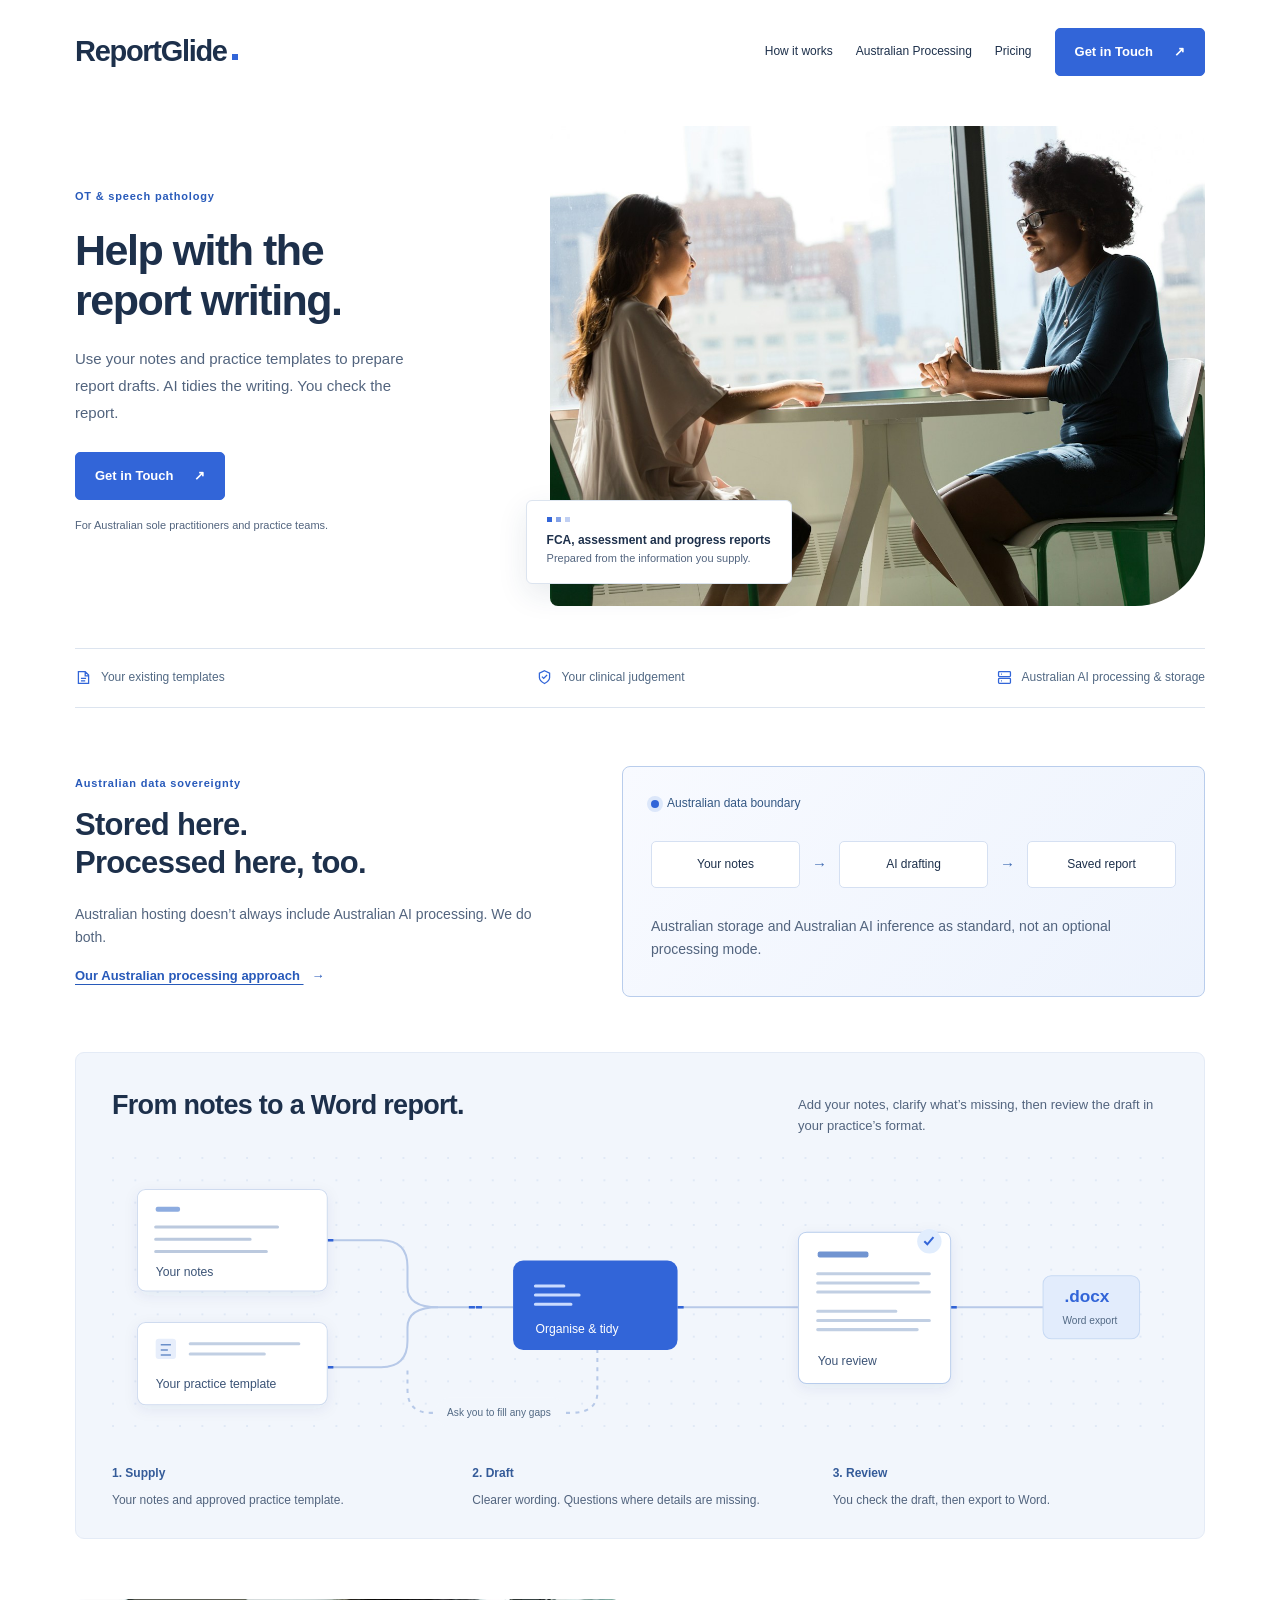
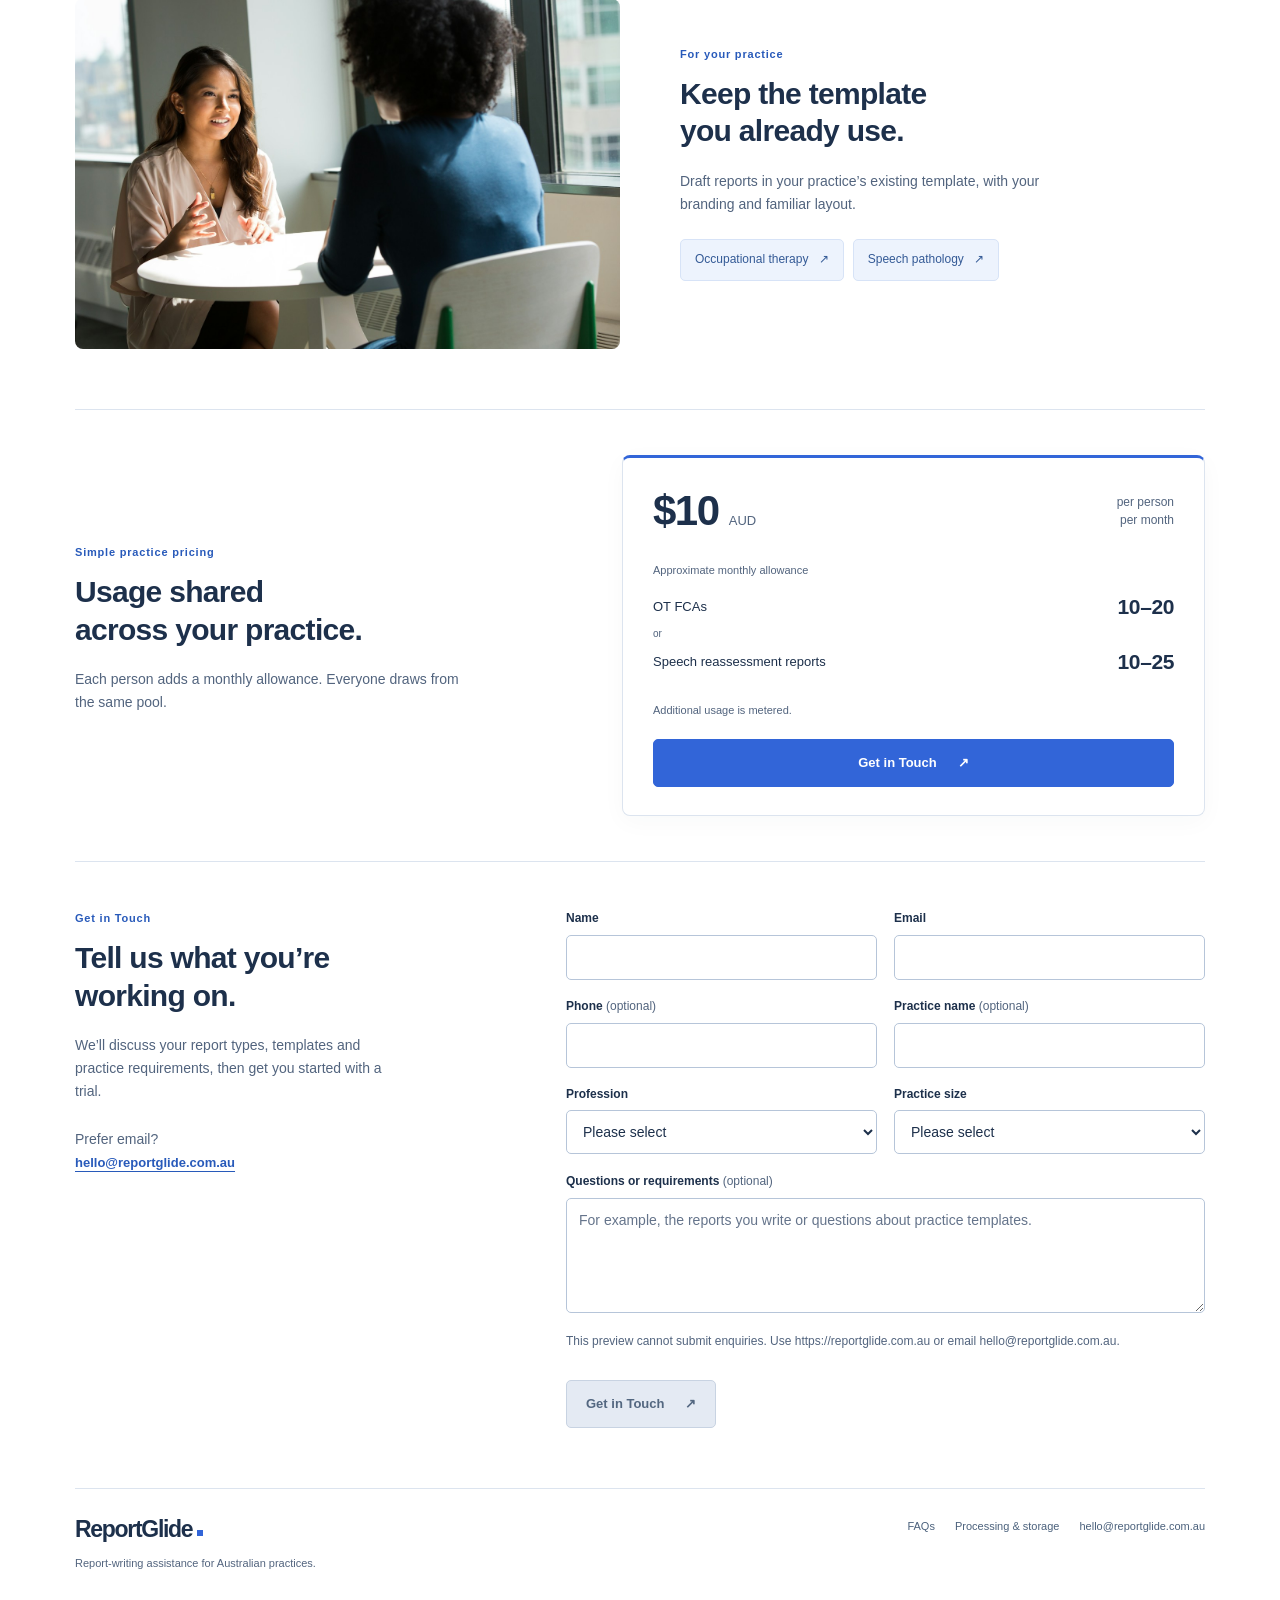
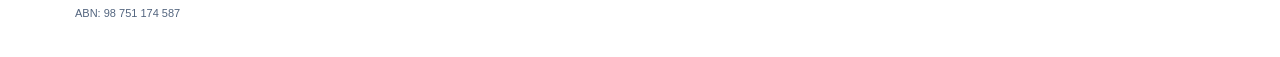
<file: index.html>
<!doctype html>
<html lang="en-AU">
<head>
  <meta charset="utf-8">
  <meta name="viewport" content="width=device-width, initial-scale=1">
  <meta name="description" content="Report-writing assistance for Australian OT and speech pathology practices. Your notes, your templates, with Australian AI processing and storage.">
  <meta name="referrer" content="strict-origin-when-cross-origin">
  <meta http-equiv="Content-Security-Policy" content="default-src 'self'; script-src 'self'; style-src 'self'; img-src 'self'; font-src 'self'; connect-src 'none'; form-action 'self' https://gcfacepaintingform.kaiser.lol; base-uri 'none'; object-src 'none'">
  <meta property="og:type" content="website">
  <meta property="og:locale" content="en_AU">
  <meta property="og:site_name" content="ReportGlide">
  <meta property="og:title" content="Report writing for OT and speech practices | ReportGlide">
  <meta property="og:description" content="Report-writing assistance for Australian OT and speech pathology practices. Your notes, your templates, with Australian AI processing and storage.">
  <meta property="og:url" content="https://reportglide.com.au/">
  <meta property="og:image" content="https://reportglide.com.au/assets/session.jpg">
  <meta property="og:image:alt" content="Two women talking across a table in a naturally lit room">
  <meta name="twitter:card" content="summary_large_image">
  <title>Report writing for OT and speech practices | ReportGlide</title>
  <link rel="canonical" href="https://notelva.com.au/">
  <link rel="icon" href="/assets/favicon.svg" type="image/svg+xml">
  <link rel="stylesheet" href="/assets/site.css">
  <script src="/assets/site.js" defer></script>
</head>
<body>
  <a class="skip-link" href="#main">Skip to content</a>
  <div class="container">
    <header class="nav">
      <a class="logo" href="/" aria-label="ReportGlide home">ReportGlide</a>
      <button class="menu-toggle" type="button" aria-expanded="false" aria-controls="navigation" hidden>Menu</button>
      <nav class="navlinks" id="navigation" aria-label="Main navigation">
        <a href="/#how">How it works</a>
        <a href="/australian-processing/">Australian Processing</a>
        <a href="/#pricing">Pricing</a>
        <a class="button" href="/#contact">Get in Touch <span aria-hidden="true">&#8599;</span></a>
      </nav>
    </header>
    <main id="main">
      <section class="hero">
  <div class="hero-copy">
    <div class="label">OT &amp; speech pathology</div>
    <h1>Help with the<br>report writing.</h1>
    <p>Use your notes and practice templates to prepare report drafts. AI tidies the writing. You check the report.</p>
    <a class="button" href="#contact">Get in Touch <span aria-hidden="true">&#8599;</span></a>
    <p class="small">For Australian sole practitioners and practice teams.</p>
  </div>
  <div class="hero-photo">
    <img src="/assets/session.jpg" width="1400" height="934" fetchpriority="high" alt="Two women talking across a table in a naturally lit room">
    <div class="photo-caption"><div class="tiny-squares" aria-hidden="true"><i></i><i></i><i></i></div><strong>FCA, assessment and progress reports</strong><span>Prepared from the information you supply.</span></div>
  </div>
</section>
<div class="facts">
  <span><svg viewBox="0 0 20 20" aria-hidden="true"><path d="M4 3h8l4 4v10H4zM12 3v5h4M7 11h6M7 14h5"/></svg>Your existing templates</span>
  <span><svg viewBox="0 0 20 20" aria-hidden="true"><path d="M10 2l6 3v5c0 4-6 7-6 7s-6-3-6-7V5zM7 9l2 2 4-4"/></svg>Your clinical judgement</span>
  <span><svg viewBox="0 0 20 20" aria-hidden="true"><rect x="3" y="3" width="14" height="6" rx="1"/><rect x="3" y="11" width="14" height="6" rx="1"/><path d="M6 6h1m-1 8h1"/></svg>Australian AI processing &amp; storage</span>
</div>
<section class="sovereignty" aria-labelledby="sovereign-title">
  <div><div class="label">Australian data sovereignty</div><h2 id="sovereign-title">Stored here.<br>Processed here, too.</h2><p>Australian hosting doesn’t always include Australian AI processing. We do both.</p><a class="text-link" href="/australian-processing/">Our Australian processing approach <span aria-hidden="true">&#8594;</span></a></div>
  <div class="sovereign-card">
    <div class="boundary-label"><span class="location-dot" aria-hidden="true"></span> Australian data boundary</div>
    <div class="boundary-flow" aria-label="Notes, AI drafting and saved report, all inside the Australian boundary"><span>Your notes</span><span class="flow-arrow" aria-hidden="true">&#8594;</span><span>AI drafting</span><span class="flow-arrow" aria-hidden="true">&#8594;</span><span>Saved report</span></div>
    <p>Australian storage and Australian AI inference as standard, not an optional processing mode.</p>
  </div>
</section>
<section class="workflow" id="how">
  <div class="section-top"><h2>From notes to a Word report.</h2><p>Add your notes, clarify what’s missing, then review the draft in your practice’s format.</p></div>
  <svg class="flow" viewBox="0 0 1040 280" role="img" aria-labelledby="flow-title flow-description">
  <title id="flow-title">How a report is assembled</title>
  <desc id="flow-description">Your notes and practice template follow separate blue paths into a structured draft. Missing information loops back to you for clarification. You review the draft before Word export.</desc>
  <defs><pattern id="grid" width="22" height="22" patternUnits="userSpaceOnUse"><circle cx="1" cy="1" r="1" fill="#dbe5f4"/></pattern><filter id="shadow" x="-30%" y="-30%" width="170%" height="180%"><feDropShadow dx="0" dy="4" stdDeviation="7" flood-color="#284675" flood-opacity=".07"/></filter></defs>
  <rect x="0" y="0" width="1040" height="280" fill="url(#grid)"/>
  <g class="routes"><path d="M212 82H265Q291 82 291 108V128Q291 148 321 148H395"/><path d="M212 207H265Q291 207 291 181V168Q291 148 321 148"/><path d="M557 148H676"/><path d="M826 148H917"/><path d="M478 189V232Q478 252 451 252H314Q291 252 291 229V207" stroke-dasharray="4 5"/></g>
  <g class="signal" aria-hidden="true"><path d="M212 82H265Q291 82 291 108V128Q291 148 321 148H395"/><path d="M212 207H265Q291 207 291 181V168Q291 148 321 148H395"/><path d="M557 148H676"/><path d="M826 148H917"/></g>
  <g filter="url(#shadow)"><rect x="25" y="32" width="187" height="100" rx="8" fill="white" stroke="#cfdbef"/><rect x="43" y="49" width="24" height="5" rx="2" fill="#8dace0"/><path d="M43 69h120m-120 12h93m-93 12h109" stroke="#bbc9de" stroke-width="3" stroke-linecap="round"/><text x="43" y="117" fill="#3b5376" font-size="12">Your notes</text></g>
  <g filter="url(#shadow)"><rect x="25" y="163" width="187" height="81" rx="8" fill="white" stroke="#cfdbef"/><rect x="43" y="179" width="20" height="20" rx="3" fill="#e7eefb"/><path d="M48 185h10m-10 5h7m-7 5h10" stroke="#6b8fc9" stroke-width="1.5"/><path d="M77 184h107m-107 10h73" stroke="#c1cfe3" stroke-width="3" stroke-linecap="round"/><text x="43" y="228" fill="#3b5376" font-size="12">Your practice template</text></g>
  <g><rect x="395" y="102" width="162" height="88" rx="10" fill="#3265d8"/><path d="M417 127h28m-28 9h43m-43 9h35" stroke="#cadbff" stroke-width="3" stroke-linecap="round"/><text x="417" y="173" fill="white" font-size="12">Organise &amp; tidy</text></g>
  <g><rect x="319" y="237" width="128" height="29" rx="14" fill="#f2f6fc"/><text x="330" y="255" fill="#526984" font-size="10">Ask you to fill any gaps</text></g>
  <g filter="url(#shadow)"><rect x="676" y="74" width="150" height="149" rx="8" fill="white" stroke="#b7ccec"/><rect x="695" y="93" width="50" height="6" rx="2" fill="#7194d1"/><path d="M695 115h110m-110 9h99m-99 9h110m-110 19h77m-77 9h110m-110 9h98" stroke="#c1cfe3" stroke-width="3" stroke-linecap="round"/><text x="695" y="205" fill="#3b5376" font-size="12">You review</text><circle cx="805" cy="83" r="12" fill="#e1edfd"/><path d="M800 83l3 3 6-7" fill="none" stroke="#3265d8" stroke-width="2"/></g>
  <g><rect x="917" y="117" width="95" height="62" rx="8" fill="#e2ecfc" stroke="#c8daf4"/><text x="938" y="143" fill="#3265d8" font-size="17" font-weight="600">.docx</text><text x="936" y="164" fill="#526984" font-size="10">Word export</text></g>
</svg>
<svg class="flow mobile" viewBox="0 0 310 420" role="img" aria-labelledby="mobile-flow-title">
  <title id="mobile-flow-title">Notes and your practice template feed into a draft. You clarify gaps, review, then export to Word.</title>
  <rect width="310" height="420" fill="#f2f6fc"/>
  <g class="routes"><path d="M75 82v24q0 17 20 17h120q20 0 20-17V82M155 123v45M155 232v49M155 340v37"/><path d="M223 200h47v-53H176" stroke-dasharray="4 5"/></g>
  <g class="signal" aria-hidden="true"><path d="M75 82v24q0 17 20 17h60v45"/><path d="M235 82v24q0 17-20 17h-60"/><path d="M155 232v49M155 340v37"/></g>
  <g><rect x="7" y="12" width="136" height="70" rx="7" fill="#fff" stroke="#cfdbef"/><rect x="167" y="12" width="136" height="70" rx="7" fill="#fff" stroke="#cfdbef"/><path d="M22 30h68m-68 9h94m66-9h68m-68 9h94" stroke="#bbcee9" stroke-width="3"/><text x="22" y="64" font-size="12" fill="#3b5376">Your notes</text><text x="182" y="64" font-size="12" fill="#3b5376">Your template</text></g>
  <g><rect x="61" y="168" width="162" height="64" rx="8" fill="#3265d8"/><path d="M80 185h41m-41 8h64" stroke="#c5d8ff" stroke-width="3"/><text x="80" y="217" font-size="13" fill="#fff">Organise &amp; tidy</text></g>
  <rect x="180" y="126" width="116" height="21" rx="4" fill="#f2f6fc"/><text x="186" y="140" font-size="10" fill="#526984">You clarify any gaps</text>
  <g><rect x="61" y="281" width="188" height="59" rx="7" fill="#fff" stroke="#b7ccec"/><path d="M80 298h55m-55 8h89" stroke="#bbcee9" stroke-width="3"/><text x="80" y="326" font-size="13" fill="#3b5376">You review the draft</text><circle cx="228" cy="298" r="10" fill="#e1edfd"/><path d="M223 298l3 3 6-7" fill="none" stroke="#3265d8" stroke-width="2"/><rect x="86" y="377" width="138" height="34" rx="6" fill="#e2ecfc" stroke="#c8daf4"/><text x="103" y="399" font-size="12" fill="#3265d8">Word export · .docx</text></g>
</svg>

  <div class="workflow-steps"><div><span>1. Supply</span><p>Your notes and approved practice template.</p></div><div><span>2. Draft</span><p>Clearer wording. Questions where details are missing.</p></div><div><span>3. Review</span><p>You check the draft, then export to Word.</p></div></div>
</section>
<section class="people" id="practices">
  <div class="people-photo"><img src="/assets/conversation.jpg" width="1400" height="934" loading="lazy" alt="Two women having a conversation across a table"></div>
  <div class="people-copy"><div class="label">For your practice</div><h2>Keep the template<br>you already use.</h2><p>Draft reports in your practice’s existing template, with your branding and familiar layout.</p><div class="profession-links"><a href="/occupational-therapy/">Occupational therapy <span aria-hidden="true">&#8599;</span></a><a href="/speech-pathology/">Speech pathology <span aria-hidden="true">&#8599;</span></a></div></div>
</section>
<section class="pricing-section" id="pricing">
  <div><div class="label">Simple practice pricing</div><h2>Usage shared<br>across your practice.</h2><p>Each person adds a monthly allowance. Everyone draws from the same pool.</p></div>
  <div class="price-card">
    <div class="price-heading"><div class="price">$10 <small>AUD</small></div><p>per person<br>per month</p></div>
    <p class="allowance-label">Approximate monthly allowance</p>
    <div class="report-estimates"><div><span>OT FCAs</span><strong>10–20</strong></div><span class="estimate-or">or</span><div><span>Speech reassessment reports</span><strong>10–25</strong></div></div>
    <p class="metered-note">Additional usage is metered.</p>
    <a class="button" href="#contact">Get in Touch <span aria-hidden="true">&#8599;</span></a>
  </div>
</section>
<section class="contact-section" id="contact">
  <div class="contact-intro"><div class="label">Get in Touch</div><h2>Tell us what you’re <br>working on.</h2><p>We’ll discuss your report types, templates and practice requirements, then get you started with a trial.</p><p>Prefer email?<br><a class="text-link" href="mailto:hello@reportglide.com.au">hello@reportglide.com.au</a></p></div>
  <div class="contact-panel">
    <div id="contact-result" class="result" role="status" tabindex="-1" hidden></div>
    <form id="contact-form" method="post" action="https://gcfacepaintingform.kaiser.lol/reportglide/submit" accept-charset="UTF-8" data-origin="https://reportglide.com.au" data-email="hello@reportglide.com.au">
      <div class="form-grid">
        <div><label for="contact-name">Name</label><input id="contact-name" name="name" autocomplete="name" maxlength="160" required></div>
        <div><label for="contact-email">Email</label><input id="contact-email" name="email" type="email" autocomplete="email" maxlength="254" required></div>
        <div><label for="contact-phone">Phone <span>(optional)</span></label><input id="contact-phone" name="phone" type="tel" autocomplete="tel" maxlength="60"></div>
        <div><label for="contact-practice">Practice name <span>(optional)</span></label><input id="contact-practice" name="practice_name" autocomplete="organization" maxlength="160"></div>
        <div><label for="contact-profession">Profession</label><select id="contact-profession" name="profession" required><option value="">Please select</option><option>Occupational therapist</option><option>Speech pathologist</option><option>Practice owner / manager</option><option>Other</option></select></div>
        <div><label for="practice-size">Practice size</label><select id="practice-size" name="practice_size" required><option value="">Please select</option><option>Just me</option><option>2–4 practitioners</option><option>5–9 practitioners</option><option>10–19 practitioners</option><option>20+ practitioners</option></select></div>
      </div>
      <label for="requirements">Questions or requirements <span>(optional)</span></label>
      <textarea id="requirements" name="requirements" rows="4" maxlength="2000" placeholder="For example, the reports you write or questions about practice templates."></textarea>
      <div hidden aria-hidden="true"><label for="contact-website">Website</label><input id="contact-website" name="website" tabindex="-1" autocomplete="off"></div>
      <input type="hidden" name="return_to" id="contact-return" value="https://reportglide.com.au/#contact">
      <input type="hidden" name="form_loaded_at" id="contact-loaded">
      <input type="hidden" name="source_host" value="reportglide.com.au">
      <input type="hidden" name="source_page" id="source-page" value="/">
      <input type="hidden" name="utm_source" id="utm-source">
      <input type="hidden" name="utm_medium" id="utm-medium">
      <input type="hidden" name="utm_campaign" id="utm-campaign">
      <p id="form-status" class="form-status" role="status"></p>
      <button class="button" id="contact-submit" type="submit" disabled>Get in Touch <span aria-hidden="true">&#8599;</span></button>
      <noscript><p>Please enable JavaScript to send this form, or email <a href="mailto:hello@reportglide.com.au">hello@reportglide.com.au</a>.</p></noscript>
    </form>
  </div>
</section>

    </main>
    <footer class="footer">
      <div><a class="logo" href="/" aria-label="ReportGlide home">ReportGlide</a><p>Report-writing assistance for Australian practices.</p></div>
      <div class="footer-links"><a href="/faq/">FAQs</a><a href="/australian-processing/">Processing &amp; storage</a><a href="mailto:hello@reportglide.com.au">hello@reportglide.com.au</a></div>
      <p class="footer-abn">ABN: 98 751 174 587</p>
    </footer>
  </div>
  <a class="sticky-cta" href="/#contact" hidden>Get in Touch <span aria-hidden="true">&#8599;</span></a>
</body>
</html>
</file>
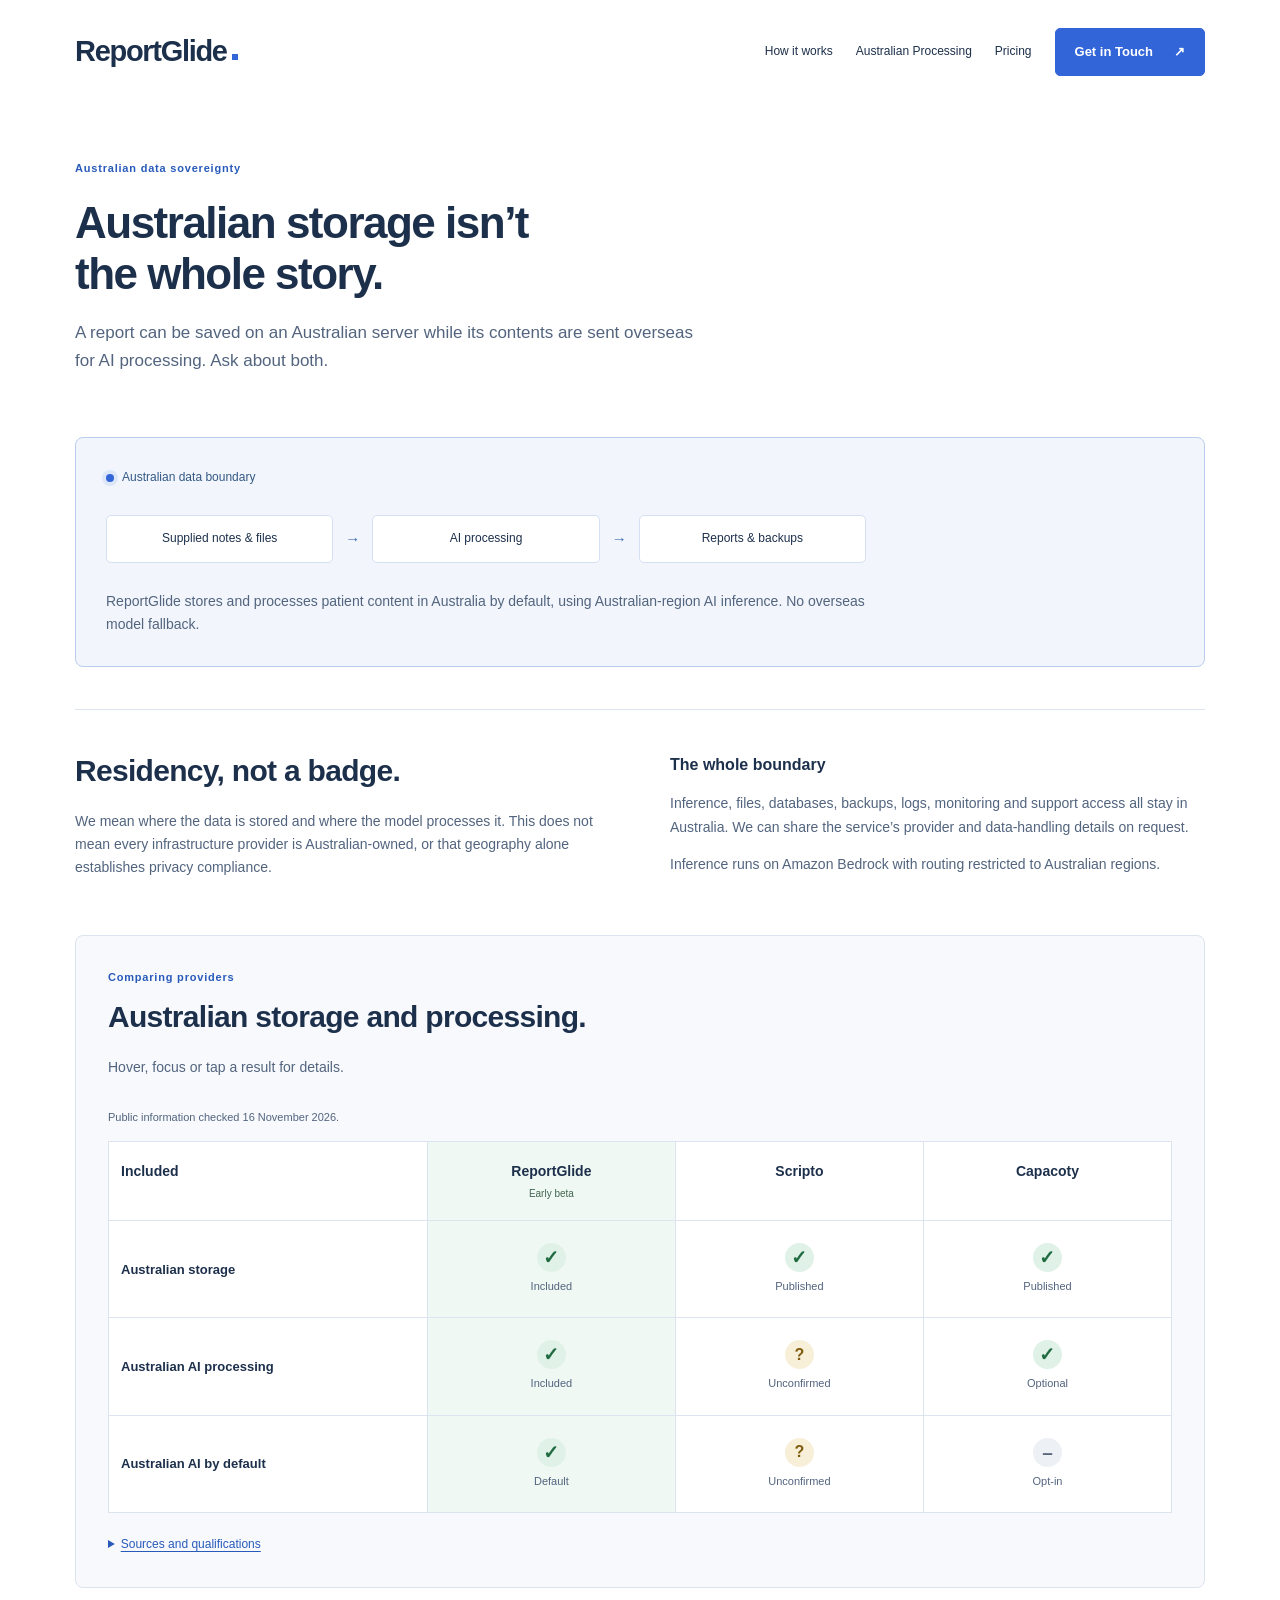
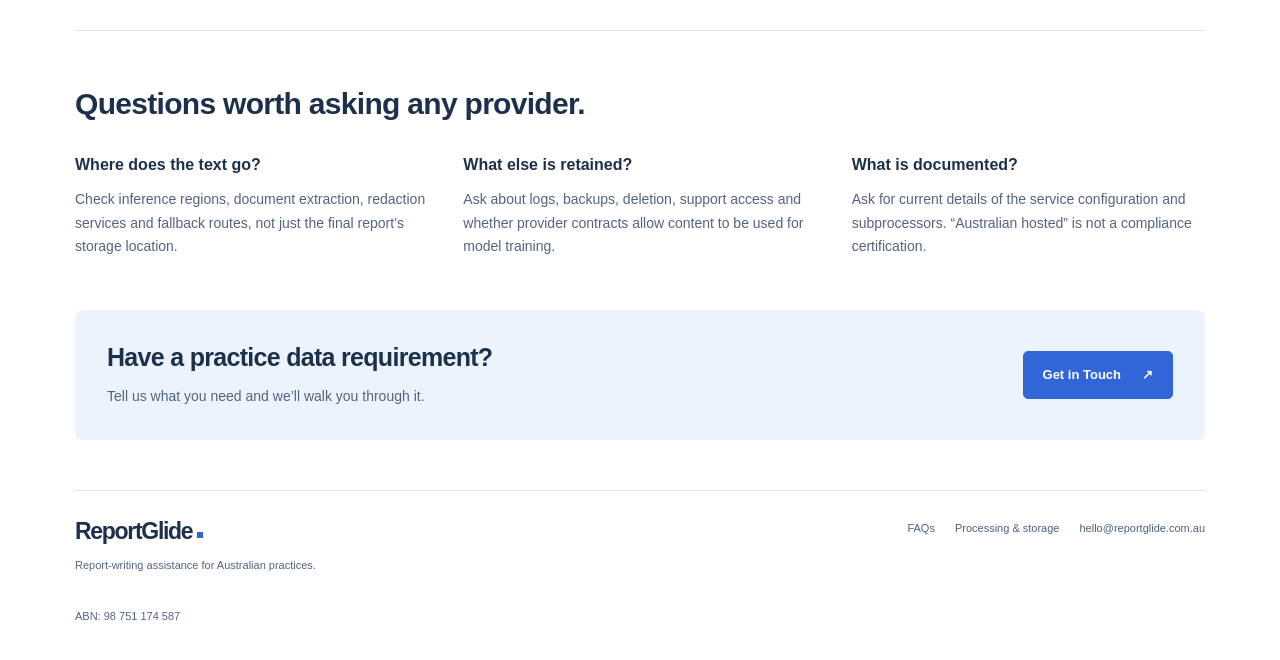
<file: australian-processing/index.html>
<!doctype html>
<html lang="en-AU">
<head>
  <meta charset="utf-8">
  <meta name="viewport" content="width=device-width, initial-scale=1">
  <meta name="description" content="Australian hosting is not the same as Australian AI processing. Understand our clinical-data boundary and compare published provider approaches.">
  <meta name="referrer" content="strict-origin-when-cross-origin">
  <meta http-equiv="Content-Security-Policy" content="default-src 'self'; script-src 'self'; style-src 'self'; img-src 'self'; font-src 'self'; connect-src 'none'; form-action 'self' https://gcfacepaintingform.kaiser.lol; base-uri 'none'; object-src 'none'">
  <meta property="og:type" content="website">
  <meta property="og:locale" content="en_AU">
  <meta property="og:site_name" content="ReportGlide">
  <meta property="og:title" content="Australian AI processing and storage | ReportGlide">
  <meta property="og:description" content="Australian hosting is not the same as Australian AI processing. Understand our clinical-data boundary and compare published provider approaches.">
  <meta property="og:url" content="https://reportglide.com.au/australian-processing/">
  <meta property="og:image" content="https://reportglide.com.au/assets/session.jpg">
  <meta property="og:image:alt" content="Two women talking across a table in a naturally lit room">
  <meta name="twitter:card" content="summary_large_image">
  <title>Australian AI processing and storage | ReportGlide</title>
  <link rel="canonical" href="https://notelva.com.au/australian-processing/">
  <link rel="icon" href="/assets/favicon.svg" type="image/svg+xml">
  <link rel="stylesheet" href="/assets/site.css">
  <script src="/assets/site.js" defer></script>
</head>
<body>
  <a class="skip-link" href="#main">Skip to content</a>
  <div class="container">
    <header class="nav">
      <a class="logo" href="/" aria-label="ReportGlide home">ReportGlide</a>
      <button class="menu-toggle" type="button" aria-expanded="false" aria-controls="navigation" hidden>Menu</button>
      <nav class="navlinks" id="navigation" aria-label="Main navigation">
        <a href="/#how">How it works</a>
        <a href="/australian-processing/">Australian Processing</a>
        <a href="/#pricing">Pricing</a>
        <a class="button" href="/#contact">Get in Touch <span aria-hidden="true">&#8599;</span></a>
      </nav>
    </header>
    <main id="main">
      <section class="text-hero"><div class="label">Australian data sovereignty</div><h1>Australian storage isn’t <br>the whole story.</h1><p>A report can be saved on an Australian server while its contents are sent overseas for AI processing. Ask about both.</p></section>
<section class="boundary-section"><div class="boundary-label"><span class="location-dot" aria-hidden="true"></span> Australian data boundary</div><div class="boundary-flow"><span>Supplied notes &amp; files</span><span class="flow-arrow" aria-hidden="true">&#8594;</span><span>AI processing</span><span class="flow-arrow" aria-hidden="true">&#8594;</span><span>Reports &amp; backups</span></div><p>ReportGlide stores and processes patient content in Australia by default, using Australian-region AI inference. No overseas model fallback.</p></section>
<section class="page-section split-copy"><div><h2>Residency, not a badge.</h2><p>We mean where the data is stored and where the model processes it. This does not mean every infrastructure provider is Australian-owned, or that geography alone establishes privacy compliance.</p></div><div><h3>The whole boundary</h3><p>Inference, files, databases, backups, logs, monitoring and support access all stay in Australia. We can share the service’s provider and data-handling details on request.</p><p>Inference runs on Amazon Bedrock with routing restricted to Australian regions.</p></div></section>
<section class="comparison-section">
  <div class="label">Comparing providers</div><h2>Australian storage and processing.</h2>
  <p class="comparison-help">Hover, focus or tap a result for details.</p>
  <table class="comparison-table">
    <caption>Public information checked 16 November 2026.</caption>
    <thead><tr><th scope="col">Included</th><th scope="col">ReportGlide<span class="provider-note">Early beta</span></th><th scope="col">Scripto</th><th scope="col">Capacoty</th></tr></thead>
    <tbody>
      <tr>
        <th scope="row">Australian storage</th>
        <td data-label="ReportGlide"><span class="comparison-cell"><button class="comparison-status status-yes" type="button" aria-label="ReportGlide: Australian storage, included" aria-describedby="our-storage" aria-expanded="false"><span class="status-mark" aria-hidden="true">&#10003;</span><span>Included</span></button><span class="comparison-tooltip" id="our-storage" role="tooltip" hidden>Reports, files and backups are stored in Australia.</span></span></td>
        <td data-label="Scripto"><span class="comparison-cell"><button class="comparison-status status-yes" type="button" aria-label="Scripto: Australian storage, published" aria-describedby="scripto-storage" aria-expanded="false"><span class="status-mark" aria-hidden="true">&#10003;</span><span>Published</span></button><span class="comparison-tooltip" id="scripto-storage" role="tooltip" hidden>Scripto describes Australian hosting and storage in its privacy and security material.</span></span></td>
        <td data-label="Capacoty"><span class="comparison-cell"><button class="comparison-status status-yes" type="button" aria-label="Capacoty: Australian storage, published" aria-describedby="capacoty-storage" aria-expanded="false"><span class="status-mark" aria-hidden="true">&#10003;</span><span>Published</span></button><span class="comparison-tooltip" id="capacoty-storage" role="tooltip" hidden>Capacoty describes storage of drafts and account data in Sydney.</span></span></td>
      </tr>
      <tr>
        <th scope="row">Australian AI processing</th>
        <td data-label="ReportGlide"><span class="comparison-cell"><button class="comparison-status status-yes" type="button" aria-label="ReportGlide: Australian AI processing, included" aria-describedby="our-inference" aria-expanded="false"><span class="status-mark" aria-hidden="true">&#10003;</span><span>Included</span></button><span class="comparison-tooltip" id="our-inference" role="tooltip" hidden>AI inference runs in Australian regions, with no overseas fallback.</span></span></td>
        <td data-label="Scripto"><span class="comparison-cell"><button class="comparison-status status-unknown" type="button" aria-label="Scripto: Australian AI processing not confirmed" aria-describedby="scripto-inference" aria-expanded="false"><span class="status-mark" aria-hidden="true">?</span><span>Unconfirmed</span></button><span class="comparison-tooltip" id="scripto-inference" role="tooltip" hidden>Scripto describes PII redaction before OpenAI processing. The cited material does not establish an Australian-only inference commitment. This is not proof of overseas processing.</span></span></td>
        <td data-label="Capacoty"><span class="comparison-cell"><button class="comparison-status status-yes" type="button" aria-label="Capacoty: Australian AI processing available as an option" aria-describedby="capacoty-inference" aria-expanded="false"><span class="status-mark" aria-hidden="true">&#10003;</span><span>Optional</span></button><span class="comparison-tooltip" id="capacoty-inference" role="tooltip" hidden>Capacoty offers an optional onshore Bedrock mode using Sydney and Melbourne. Its published guidance says Ask Capacoty is disabled in that mode.</span></span></td>
      </tr>
      <tr>
        <th scope="row">Australian AI by default</th>
        <td data-label="ReportGlide"><span class="comparison-cell"><button class="comparison-status status-yes" type="button" aria-label="ReportGlide: Australian AI by default" aria-describedby="our-default" aria-expanded="false"><span class="status-mark" aria-hidden="true">&#10003;</span><span>Default</span></button><span class="comparison-tooltip" id="our-default" role="tooltip" hidden>Australian inference is the standard, not a setting practices need to enable.</span></span></td>
        <td data-label="Scripto"><span class="comparison-cell"><button class="comparison-status status-unknown" type="button" aria-label="Scripto: Australian AI by default not confirmed" aria-describedby="scripto-default" aria-expanded="false"><span class="status-mark" aria-hidden="true">?</span><span>Unconfirmed</span></button><span class="comparison-tooltip" id="scripto-default" role="tooltip" hidden>The cited Scripto material does not confirm Australian-only inference by default.</span></span></td>
        <td data-label="Capacoty"><span class="comparison-cell"><button class="comparison-status status-optional" type="button" aria-label="Capacoty: Australian AI processing requires opting in" aria-describedby="capacoty-default" aria-expanded="false"><span class="status-mark" aria-hidden="true">&ndash;</span><span>Opt-in</span></button><span class="comparison-tooltip" id="capacoty-default" role="tooltip" hidden>Capacoty describes US Anthropic processing by default. Practices can enable its onshore processing switch.</span></span></td>
      </tr>
    </tbody>
  </table>
  <details class="comparison-sources"><summary>Sources and qualifications</summary><p><a href="https://www.scriptoai.com.au/privacy_and_security">Scripto privacy &amp; security</a> · <a href="https://www.scriptoai.com.au/privacy-policy">Scripto privacy policy</a> · <a href="https://capacoty.app/resources/australian-privacy-principles/">Capacoty Australian Privacy Principles</a></p><p>Plans and policies can change. A missing published guarantee is not proof of overseas processing.</p></details>
  <noscript><p class="small">Result details require JavaScript. Expand “Sources and qualifications” for the original provider policies.</p></noscript>
</section>
<section class="page-section"><h2>Questions worth asking any provider.</h2><div class="three-columns"><div><h3>Where does the text go?</h3><p>Check inference regions, document extraction, redaction services and fallback routes, not just the final report’s storage location.</p></div><div><h3>What else is retained?</h3><p>Ask about logs, backups, deletion, support access and whether provider contracts allow content to be used for model training.</p></div><div><h3>What is documented?</h3><p>Ask for current details of the service configuration and subprocessors. “Australian hosted” is not a compliance certification.</p></div></div></section>
<section class="page-cta"><div><h2>Have a practice data requirement?</h2><p>Tell us what you need and we’ll walk you through it.</p></div><a class="button" href="/#contact">Get in Touch <span aria-hidden="true">&#8599;</span></a></section>

    </main>
    <footer class="footer">
      <div><a class="logo" href="/" aria-label="ReportGlide home">ReportGlide</a><p>Report-writing assistance for Australian practices.</p></div>
      <div class="footer-links"><a href="/faq/">FAQs</a><a href="/australian-processing/">Processing &amp; storage</a><a href="mailto:hello@reportglide.com.au">hello@reportglide.com.au</a></div>
      <p class="footer-abn">ABN: 98 751 174 587</p>
    </footer>
  </div>
  <a class="sticky-cta" href="/#contact" hidden>Get in Touch <span aria-hidden="true">&#8599;</span></a>
</body>
</html>
</file>
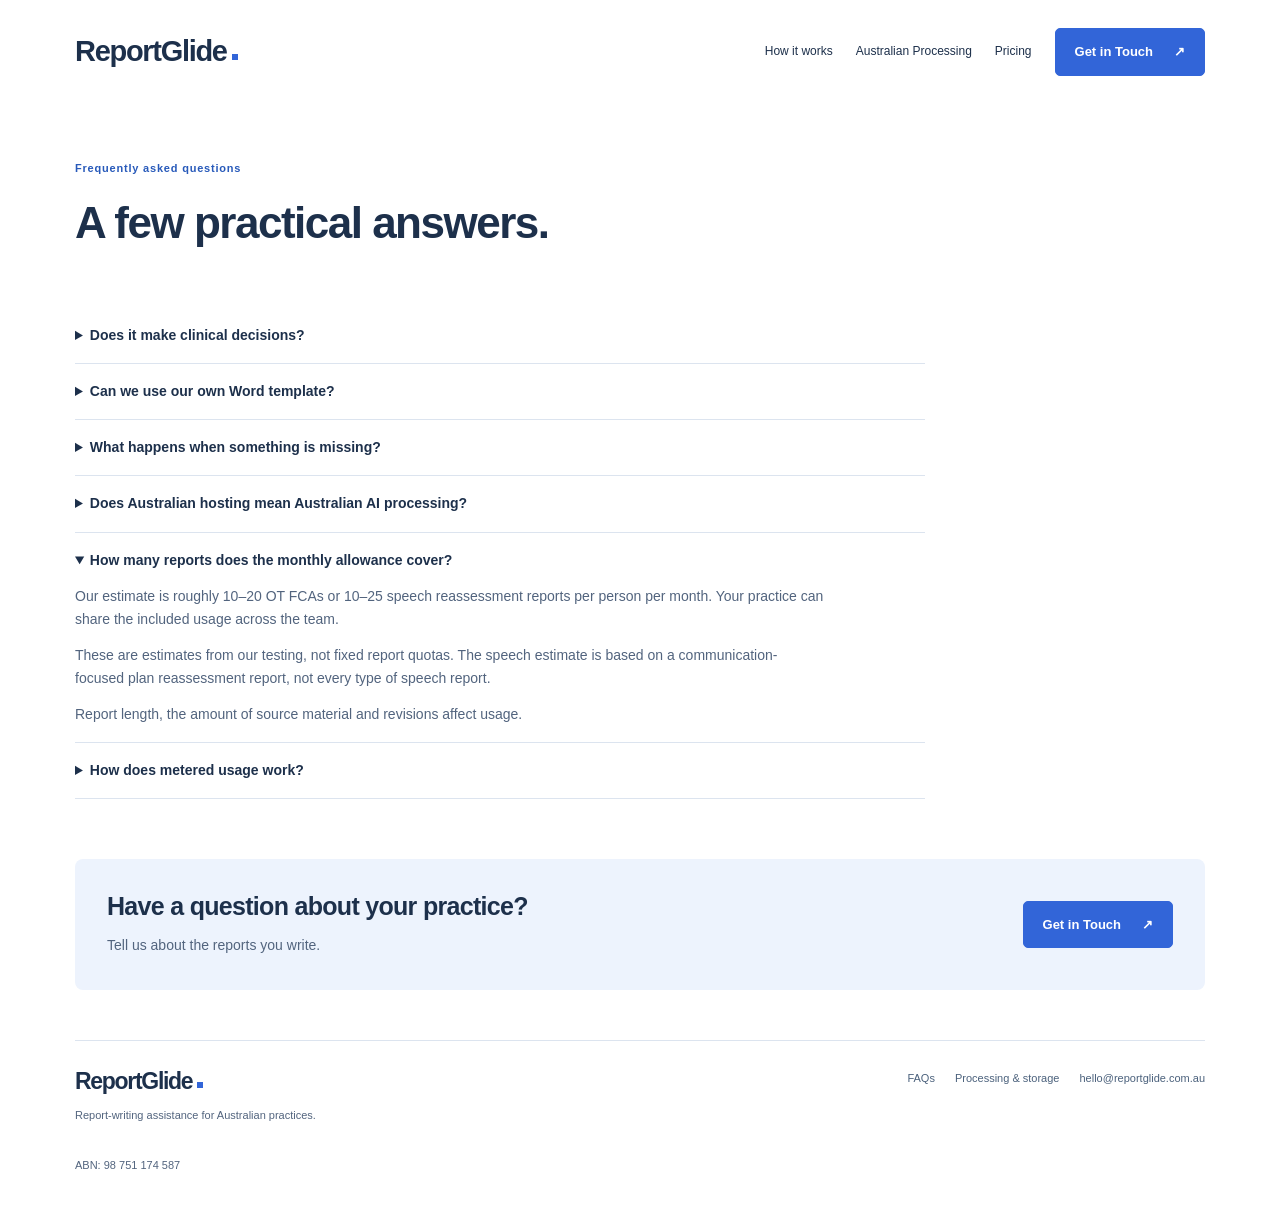
<file: faq/index.html>
<!doctype html>
<html lang="en-AU">
<head>
  <meta charset="utf-8">
  <meta name="viewport" content="width=device-width, initial-scale=1">
  <meta name="description" content="Answers about practice templates, report-writing assistance, Australian processing and estimated monthly report usage.">
  <meta name="referrer" content="strict-origin-when-cross-origin">
  <meta http-equiv="Content-Security-Policy" content="default-src 'self'; script-src 'self'; style-src 'self'; img-src 'self'; font-src 'self'; connect-src 'none'; form-action 'self' https://gcfacepaintingform.kaiser.lol; base-uri 'none'; object-src 'none'">
  <meta property="og:type" content="website">
  <meta property="og:locale" content="en_AU">
  <meta property="og:site_name" content="ReportGlide">
  <meta property="og:title" content="Frequently asked questions | ReportGlide">
  <meta property="og:description" content="Answers about practice templates, report-writing assistance, Australian processing and estimated monthly report usage.">
  <meta property="og:url" content="https://reportglide.com.au/faq/">
  <meta property="og:image" content="https://reportglide.com.au/assets/session.jpg">
  <meta property="og:image:alt" content="Two women talking across a table in a naturally lit room">
  <meta name="twitter:card" content="summary_large_image">
  <title>Frequently asked questions | ReportGlide</title>
  <link rel="canonical" href="https://notelva.com.au/faq/">
  <link rel="icon" href="/assets/favicon.svg" type="image/svg+xml">
  <link rel="stylesheet" href="/assets/site.css">
  <script src="/assets/site.js" defer></script>
</head>
<body>
  <a class="skip-link" href="#main">Skip to content</a>
  <div class="container">
    <header class="nav">
      <a class="logo" href="/" aria-label="ReportGlide home">ReportGlide</a>
      <button class="menu-toggle" type="button" aria-expanded="false" aria-controls="navigation" hidden>Menu</button>
      <nav class="navlinks" id="navigation" aria-label="Main navigation">
        <a href="/#how">How it works</a>
        <a href="/australian-processing/">Australian Processing</a>
        <a href="/#pricing">Pricing</a>
        <a class="button" href="/#contact">Get in Touch <span aria-hidden="true">&#8599;</span></a>
      </nav>
    </header>
    <main id="main">
      <section class="text-hero"><div class="label">Frequently asked questions</div><h1>A few practical answers.</h1></section>
<section class="faq faq-page" aria-label="Frequently asked questions">
  <details><summary>Does it make clinical decisions?</summary><p>No. You supply the findings, interpretation and recommendations. The purpose is to organise and refine that information, not diagnose, interpret scores or recommend treatment. You review and approve every report.</p></details>
  <details><summary>Can we use our own Word template?</summary><p>Yes. We work with your practice’s existing template, including your branding and report structure. If you need a template, we can help with that too.</p></details>
  <details><summary>What happens when something is missing?</summary><p>The draft should ask you to clarify a gap or contradiction, not fill it with an invented finding. Supplied scores, dates, source attribution and uncertainty need to stay intact.</p></details>
  <details><summary>Does Australian hosting mean Australian AI processing?</summary><p>Not necessarily. A service can store reports in Australia while sending text to an overseas model. ReportGlide keeps both in Australia. <a href="/australian-processing/">See the distinction and provider comparisons</a>.</p></details>
  <details id="usage" open><summary>How many reports does the monthly allowance cover?</summary><p>Our estimate is roughly 10–20 OT FCAs or 10–25 speech reassessment reports per person per month. Your practice can share the included usage across the team.</p><p>These are estimates from our testing, not fixed report quotas. The speech estimate is based on a communication-focused plan reassessment report, not every type of speech report.</p><p>Report length, the amount of source material and revisions affect usage.</p></details>
  <details><summary>How does metered usage work?</summary><p>Your monthly fee includes a usage allowance. Longer reports and extra revisions use more of it. Additional usage is metered; we’ll confirm how usage is measured and the additional charges before you sign up.</p></details>
</section>
<section class="page-cta"><div><h2>Have a question about your practice?</h2><p>Tell us about the reports you write.</p></div><a class="button" href="/#contact">Get in Touch <span aria-hidden="true">&#8599;</span></a></section>

    </main>
    <footer class="footer">
      <div><a class="logo" href="/" aria-label="ReportGlide home">ReportGlide</a><p>Report-writing assistance for Australian practices.</p></div>
      <div class="footer-links"><a href="/faq/">FAQs</a><a href="/australian-processing/">Processing &amp; storage</a><a href="mailto:hello@reportglide.com.au">hello@reportglide.com.au</a></div>
      <p class="footer-abn">ABN: 98 751 174 587</p>
    </footer>
  </div>
  <a class="sticky-cta" href="/#contact" hidden>Get in Touch <span aria-hidden="true">&#8599;</span></a>
</body>
</html>
</file>
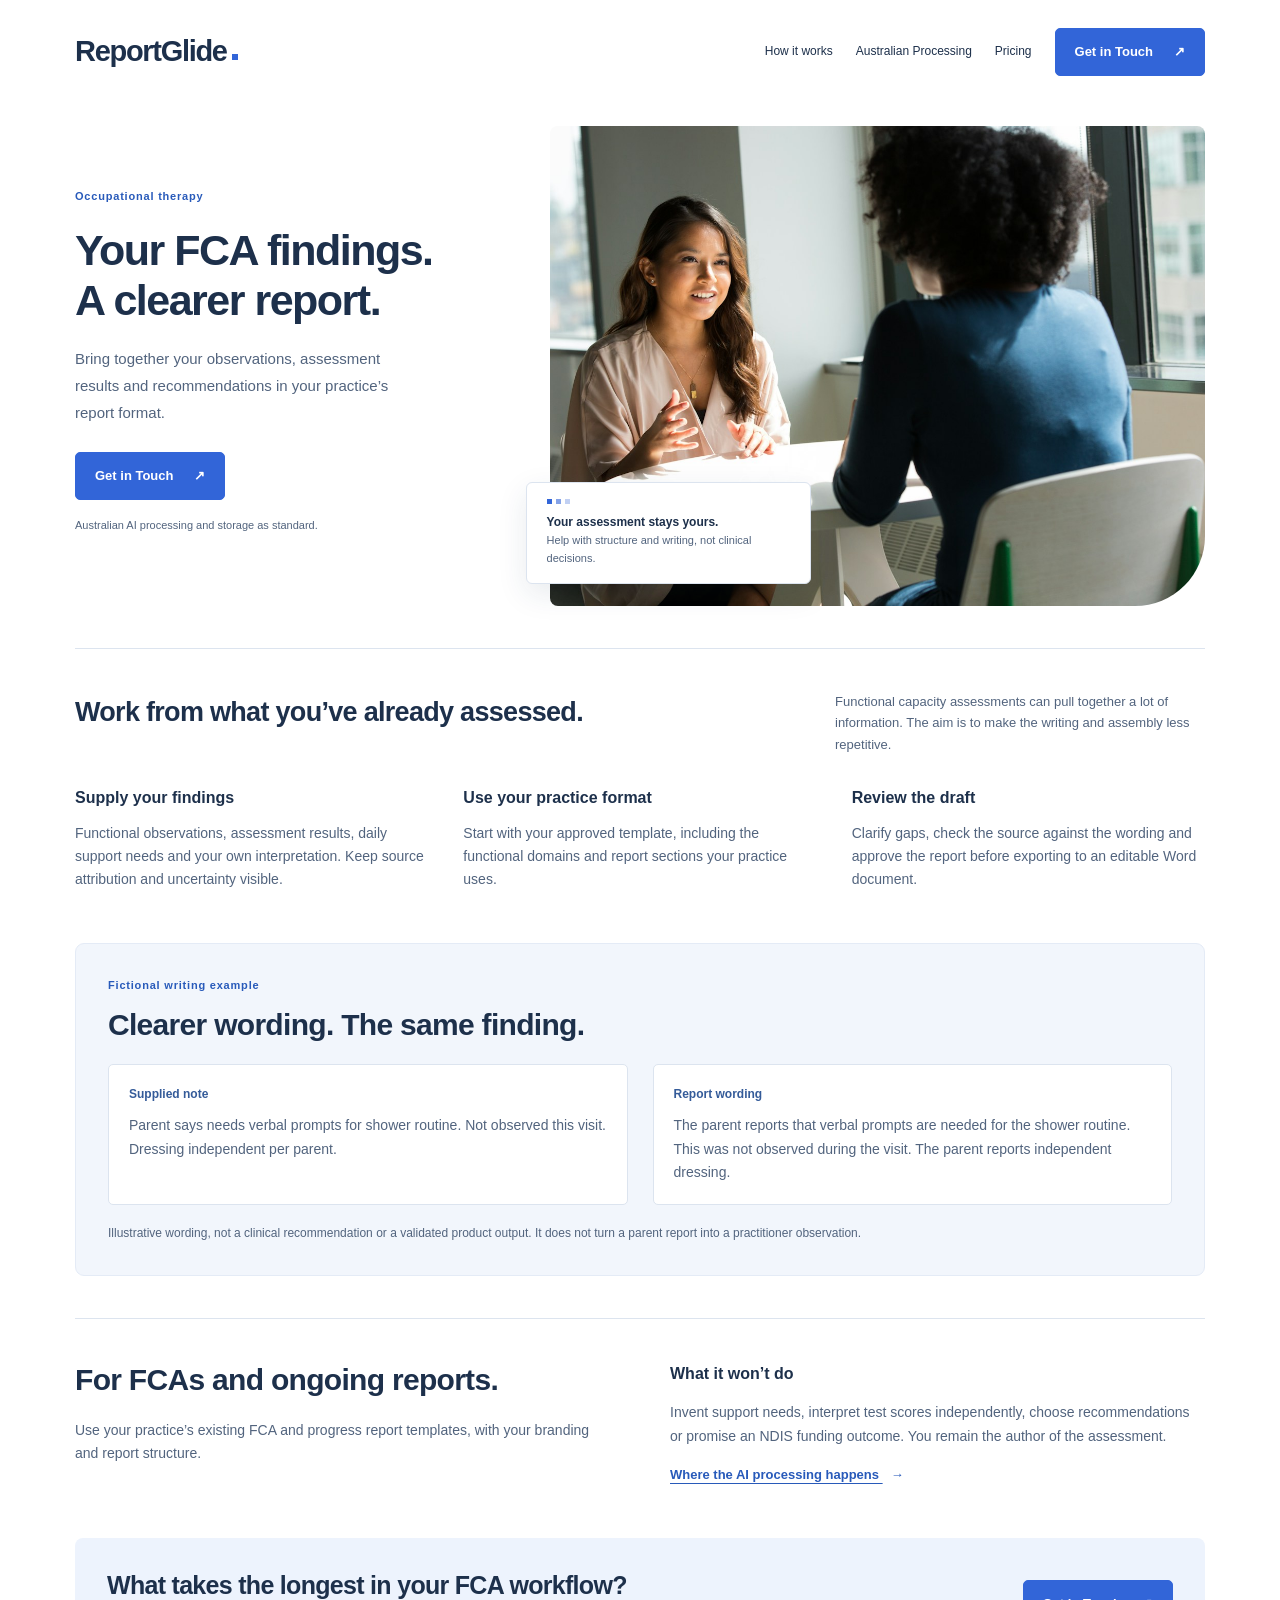
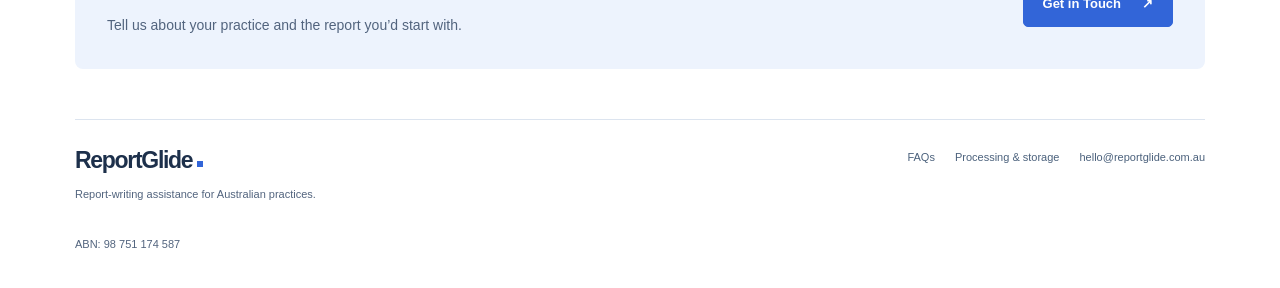
<file: occupational-therapy/index.html>
<!doctype html>
<html lang="en-AU">
<head>
  <meta charset="utf-8">
  <meta name="viewport" content="width=device-width, initial-scale=1">
  <meta name="description" content="Organise your supplied FCA findings into a practice-formatted draft. Documentation assistance for Australian OTs, with your clinical judgement unchanged.">
  <meta name="referrer" content="strict-origin-when-cross-origin">
  <meta http-equiv="Content-Security-Policy" content="default-src 'self'; script-src 'self'; style-src 'self'; img-src 'self'; font-src 'self'; connect-src 'none'; form-action 'self' https://gcfacepaintingform.kaiser.lol; base-uri 'none'; object-src 'none'">
  <meta property="og:type" content="website">
  <meta property="og:locale" content="en_AU">
  <meta property="og:site_name" content="ReportGlide">
  <meta property="og:title" content="FCA report writing for occupational therapists | ReportGlide">
  <meta property="og:description" content="Organise your supplied FCA findings into a practice-formatted draft. Documentation assistance for Australian OTs, with your clinical judgement unchanged.">
  <meta property="og:url" content="https://reportglide.com.au/occupational-therapy/">
  <meta property="og:image" content="https://reportglide.com.au/assets/session.jpg">
  <meta property="og:image:alt" content="Two women talking across a table in a naturally lit room">
  <meta name="twitter:card" content="summary_large_image">
  <title>FCA report writing for occupational therapists | ReportGlide</title>
  <link rel="canonical" href="https://notelva.com.au/occupational-therapy/">
  <link rel="icon" href="/assets/favicon.svg" type="image/svg+xml">
  <link rel="stylesheet" href="/assets/site.css">
  <script src="/assets/site.js" defer></script>
</head>
<body>
  <a class="skip-link" href="#main">Skip to content</a>
  <div class="container">
    <header class="nav">
      <a class="logo" href="/" aria-label="ReportGlide home">ReportGlide</a>
      <button class="menu-toggle" type="button" aria-expanded="false" aria-controls="navigation" hidden>Menu</button>
      <nav class="navlinks" id="navigation" aria-label="Main navigation">
        <a href="/#how">How it works</a>
        <a href="/australian-processing/">Australian Processing</a>
        <a href="/#pricing">Pricing</a>
        <a class="button" href="/#contact">Get in Touch <span aria-hidden="true">&#8599;</span></a>
      </nav>
    </header>
    <main id="main">
      <section class="hero inner-hero">
  <div class="hero-copy"><div class="label">Occupational therapy</div><h1>Your FCA findings.<br>A clearer report.</h1><p>Bring together your observations, assessment results and recommendations in your practice’s report format.</p><a class="button" href="/?profession=ot#contact">Get in Touch <span aria-hidden="true">&#8599;</span></a><p class="small">Australian AI processing and storage as standard.</p></div>
  <div class="hero-photo"><img src="/assets/conversation.jpg" width="1400" height="934" fetchpriority="high" alt="Two women having a conversation across a table"><div class="photo-caption"><div class="tiny-squares" aria-hidden="true"><i></i><i></i><i></i></div><strong>Your assessment stays yours.</strong><span>Help with structure and writing, not clinical decisions.</span></div></div>
</section>
<section class="page-section"><div class="section-top"><h2>Work from what you’ve already assessed.</h2><p>Functional capacity assessments can pull together a lot of information. The aim is to make the writing and assembly less repetitive.</p></div><div class="three-columns"><div><h3>Supply your findings</h3><p>Functional observations, assessment results, daily support needs and your own interpretation. Keep source attribution and uncertainty visible.</p></div><div><h3>Use your practice format</h3><p>Start with your approved template, including the functional domains and report sections your practice uses.</p></div><div><h3>Review the draft</h3><p>Clarify gaps, check the source against the wording and approve the report before exporting to an editable Word document.</p></div></div></section>
<section class="example-section"><div class="label">Fictional writing example</div><h2>Clearer wording. The same finding.</h2><div class="example-grid"><div><h3>Supplied note</h3><p>Parent says needs verbal prompts for shower routine. Not observed this visit. Dressing independent per parent.</p></div><div><h3>Report wording</h3><p>The parent reports that verbal prompts are needed for the shower routine. This was not observed during the visit. The parent reports independent dressing.</p></div></div><p class="small">Illustrative wording, not a clinical recommendation or a validated product output. It does not turn a parent report into a practitioner observation.</p></section>
<section class="page-section split-copy"><div><h2>For FCAs and ongoing reports.</h2><p>Use your practice’s existing FCA and progress report templates, with your branding and report structure.</p></div><div><h3>What it won’t do</h3><p>Invent support needs, interpret test scores independently, choose recommendations or promise an NDIS funding outcome. You remain the author of the assessment.</p><a class="text-link" href="/australian-processing/">Where the AI processing happens <span aria-hidden="true">&#8594;</span></a></div></section>
<section class="page-cta"><div><h2>What takes the longest in your FCA workflow?</h2><p>Tell us about your practice and the report you’d start with.</p></div><a class="button" href="/?profession=ot#contact">Get in Touch <span aria-hidden="true">&#8599;</span></a></section>

    </main>
    <footer class="footer">
      <div><a class="logo" href="/" aria-label="ReportGlide home">ReportGlide</a><p>Report-writing assistance for Australian practices.</p></div>
      <div class="footer-links"><a href="/faq/">FAQs</a><a href="/australian-processing/">Processing &amp; storage</a><a href="mailto:hello@reportglide.com.au">hello@reportglide.com.au</a></div>
      <p class="footer-abn">ABN: 98 751 174 587</p>
    </footer>
  </div>
  <a class="sticky-cta" href="/#contact" hidden>Get in Touch <span aria-hidden="true">&#8599;</span></a>
</body>
</html>
</file>
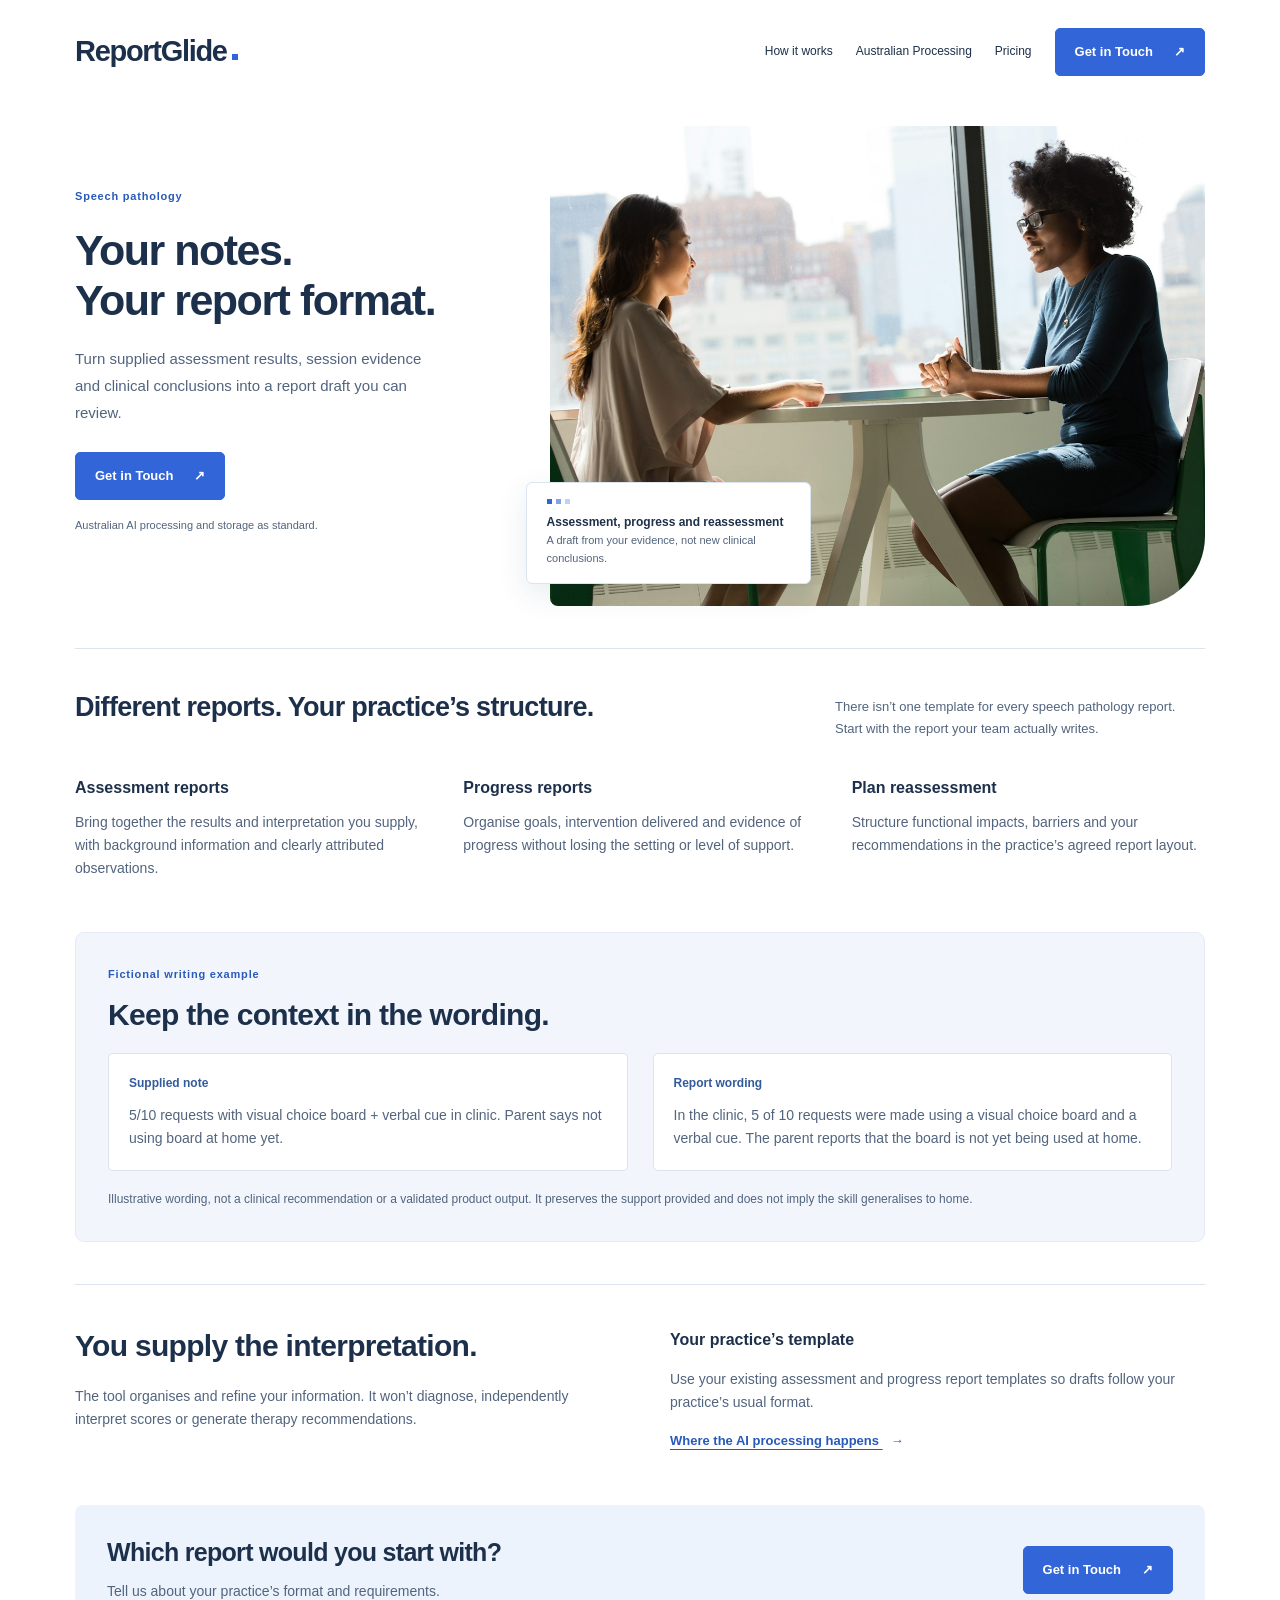
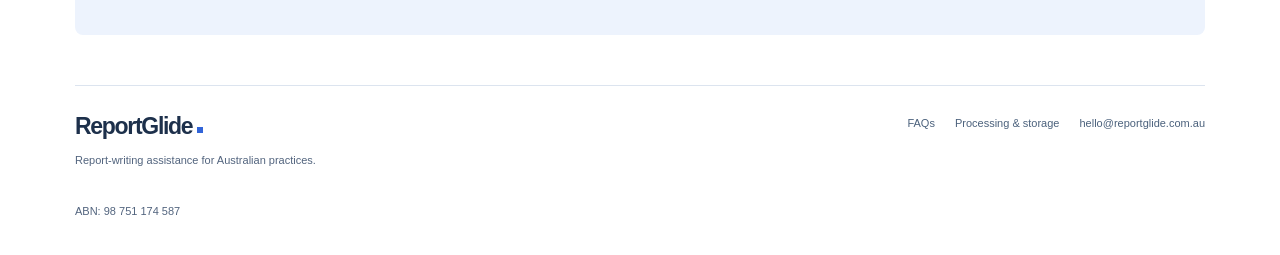
<file: speech-pathology/index.html>
<!doctype html>
<html lang="en-AU">
<head>
  <meta charset="utf-8">
  <meta name="viewport" content="width=device-width, initial-scale=1">
  <meta name="description" content="Prepare assessment, progress and plan reassessment report drafts from your supplied notes, results and recommendations in your practice format.">
  <meta name="referrer" content="strict-origin-when-cross-origin">
  <meta http-equiv="Content-Security-Policy" content="default-src 'self'; script-src 'self'; style-src 'self'; img-src 'self'; font-src 'self'; connect-src 'none'; form-action 'self' https://gcfacepaintingform.kaiser.lol; base-uri 'none'; object-src 'none'">
  <meta property="og:type" content="website">
  <meta property="og:locale" content="en_AU">
  <meta property="og:site_name" content="ReportGlide">
  <meta property="og:title" content="Report writing for speech pathologists | ReportGlide">
  <meta property="og:description" content="Prepare assessment, progress and plan reassessment report drafts from your supplied notes, results and recommendations in your practice format.">
  <meta property="og:url" content="https://reportglide.com.au/speech-pathology/">
  <meta property="og:image" content="https://reportglide.com.au/assets/session.jpg">
  <meta property="og:image:alt" content="Two women talking across a table in a naturally lit room">
  <meta name="twitter:card" content="summary_large_image">
  <title>Report writing for speech pathologists | ReportGlide</title>
  <link rel="canonical" href="https://notelva.com.au/speech-pathology/">
  <link rel="icon" href="/assets/favicon.svg" type="image/svg+xml">
  <link rel="stylesheet" href="/assets/site.css">
  <script src="/assets/site.js" defer></script>
</head>
<body>
  <a class="skip-link" href="#main">Skip to content</a>
  <div class="container">
    <header class="nav">
      <a class="logo" href="/" aria-label="ReportGlide home">ReportGlide</a>
      <button class="menu-toggle" type="button" aria-expanded="false" aria-controls="navigation" hidden>Menu</button>
      <nav class="navlinks" id="navigation" aria-label="Main navigation">
        <a href="/#how">How it works</a>
        <a href="/australian-processing/">Australian Processing</a>
        <a href="/#pricing">Pricing</a>
        <a class="button" href="/#contact">Get in Touch <span aria-hidden="true">&#8599;</span></a>
      </nav>
    </header>
    <main id="main">
      <section class="hero inner-hero">
  <div class="hero-copy"><div class="label">Speech pathology</div><h1>Your notes.<br>Your report format.</h1><p>Turn supplied assessment results, session evidence and clinical conclusions into a report draft you can review.</p><a class="button" href="/?profession=speech#contact">Get in Touch <span aria-hidden="true">&#8599;</span></a><p class="small">Australian AI processing and storage as standard.</p></div>
  <div class="hero-photo"><img src="/assets/session.jpg" width="1400" height="934" fetchpriority="high" alt="Two women talking across a table in a naturally lit room"><div class="photo-caption"><div class="tiny-squares" aria-hidden="true"><i></i><i></i><i></i></div><strong>Assessment, progress and reassessment</strong><span>A draft from your evidence, not new clinical conclusions.</span></div></div>
</section>
<section class="page-section"><div class="section-top"><h2>Different reports. Your practice’s structure.</h2><p>There isn’t one template for every speech pathology report. Start with the report your team actually writes.</p></div><div class="three-columns"><div><h3>Assessment reports</h3><p>Bring together the results and interpretation you supply, with background information and clearly attributed observations.</p></div><div><h3>Progress reports</h3><p>Organise goals, intervention delivered and evidence of progress without losing the setting or level of support.</p></div><div><h3>Plan reassessment</h3><p>Structure functional impacts, barriers and your recommendations in the practice’s agreed report layout.</p></div></div></section>
<section class="example-section"><div class="label">Fictional writing example</div><h2>Keep the context in the wording.</h2><div class="example-grid"><div><h3>Supplied note</h3><p>5/10 requests with visual choice board + verbal cue in clinic. Parent says not using board at home yet.</p></div><div><h3>Report wording</h3><p>In the clinic, 5 of 10 requests were made using a visual choice board and a verbal cue. The parent reports that the board is not yet being used at home.</p></div></div><p class="small">Illustrative wording, not a clinical recommendation or a validated product output. It preserves the support provided and does not imply the skill generalises to home.</p></section>
<section class="page-section split-copy"><div><h2>You supply the interpretation.</h2><p>The tool organises and refine your information. It won’t diagnose, independently interpret scores or generate therapy recommendations.</p></div><div><h3>Your practice’s template</h3><p>Use your existing assessment and progress report templates so drafts follow your practice’s usual format.</p><a class="text-link" href="/australian-processing/">Where the AI processing happens <span aria-hidden="true">&#8594;</span></a></div></section>
<section class="page-cta"><div><h2>Which report would you start with?</h2><p>Tell us about your practice’s format and requirements.</p></div><a class="button" href="/?profession=speech#contact">Get in Touch <span aria-hidden="true">&#8599;</span></a></section>

    </main>
    <footer class="footer">
      <div><a class="logo" href="/" aria-label="ReportGlide home">ReportGlide</a><p>Report-writing assistance for Australian practices.</p></div>
      <div class="footer-links"><a href="/faq/">FAQs</a><a href="/australian-processing/">Processing &amp; storage</a><a href="mailto:hello@reportglide.com.au">hello@reportglide.com.au</a></div>
      <p class="footer-abn">ABN: 98 751 174 587</p>
    </footer>
  </div>
  <a class="sticky-cta" href="/#contact" hidden>Get in Touch <span aria-hidden="true">&#8599;</span></a>
</body>
</html>
</file>
<file: assets/site.css>
:root {
  --ink: #1d304b;
  --blue: #3265d8;
  --soft: #edf3fd;
  --line: #dce4ef;
  --muted: #52647e;
}
* { box-sizing: border-box; }
[hidden] { display: none !important; }
html { scroll-padding-top: 24px; }
body { margin: 0; color: var(--ink); background: #fff; font: 15px/1.65 Arial, Helvetica, sans-serif; }
a { color: inherit; text-decoration: none; }
button, input, select, textarea { font: inherit; }
button, summary { cursor: pointer; }
a:focus-visible, button:focus-visible, input:focus-visible, select:focus-visible, textarea:focus-visible, summary:focus-visible, [tabindex]:focus-visible { outline: 3px solid #ba7012; outline-offset: 4px; }
.skip-link { position: absolute; top: -100px; left: 20px; z-index: 3; background: white; padding: 10px 20px; border: 2px solid var(--blue); }
.skip-link:focus { top: 10px; }
.container { max-width: 1220px; margin: auto; padding: 0 45px; }
.nav { min-height: 104px; display: flex; align-items: center; justify-content: space-between; gap: 20px; position: relative; }
.logo { font-size: 29px; font-weight: 750; letter-spacing: -1.3px; white-space: nowrap; line-height: 1.1; }
.logo::after { content: ""; display: inline-block; width: 6px; height: 6px; background: var(--blue); margin-left: 5px; margin-bottom: 1px; }
.navlinks { display: flex; align-items: center; gap: 23px; font-size: 12px; }
.navlinks > a:not(.button):hover, .footer a:not(.logo):hover { text-decoration: underline; text-underline-offset: 4px; }
.button { display: inline-flex; align-items: center; justify-content: center; gap: 21px; border-radius: 5px; padding: 12px 19px; background: var(--blue); color: white; border: 1px solid var(--blue); font-size: 13px; font-weight: 600; white-space: nowrap; cursor: pointer; }
.button:hover { background: #2453bc; }
.button:disabled { background: #e4eaf3; color: #536780; border-color: #c8d3e2; cursor: not-allowed; }
.menu-toggle { background: white; color: var(--ink); border: 1px solid var(--line); padding: 9px 14px; border-radius: 5px; }
.hero { display: grid; grid-template-columns: 42% 58%; min-height: 510px; align-items: center; padding: 22px 0 42px; }
.hero-copy { padding: 10px 49px 20px 0; }
.label { font-size: 11px; letter-spacing: .8px; font-weight: 600; color: #285aba; }
h1 { font-size: 43px; letter-spacing: -1.5px; line-height: 1.16; font-weight: 600; margin: 20px 0; }
h2 { font-size: 30px; line-height: 1.25; letter-spacing: -.7px; font-weight: 600; margin: 12px 0 20px; }
h3 { font-size: 16px; font-weight: 600; margin: 0 0 10px; }
p { color: var(--muted); }
.hero p { font-size: 15px; max-width: 350px; margin: 0 0 26px; line-height: 1.8; }
.small, .hero .small { font-size: 12px; color: var(--muted); line-height: 1.7; }
.hero .small { margin: 16px 0 0; font-size: 11px; }
.hero-photo { height: 480px; position: relative; min-width: 0; }
.hero-photo img { width: 100%; height: 100%; object-fit: cover; object-position: 58% 50%; border-radius: 8px 8px 70px 8px; }
.photo-caption { position: absolute; bottom: 22px; left: -24px; max-width: 285px; padding: 16px 20px; background: #fff; border: 1px solid var(--line); box-shadow: 0 10px 30px #1c36571a; border-radius: 6px; font-size: 12px; line-height: 1.5; }
.photo-caption strong { display: block; font-weight: 600; }
.photo-caption span { color: var(--muted); font-size: 11px; }
.tiny-squares { display: flex; gap: 4px; margin-bottom: 9px; }
.tiny-squares i { width: 5px; height: 5px; background: var(--blue); }
.tiny-squares i:nth-child(2) { opacity: .6; }
.tiny-squares i:nth-child(3) { opacity: .3; }
.facts { display: flex; justify-content: space-between; gap: 25px; border-top: 1px solid var(--line); border-bottom: 1px solid var(--line); padding: 19px 0; color: #526984; font-size: 12px; }
.facts span { display: flex; align-items: center; gap: 9px; }
.facts svg { width: 17px; height: 17px; flex-shrink: 0; stroke: var(--blue); fill: none; stroke-width: 1.5; }
.sovereignty { display: grid; grid-template-columns: .9fr 1.1fr; gap: 70px; padding: 58px 0 0; align-items: center; }
.sovereignty h2 { font-size: 31px; margin-top: 13px; }
.sovereignty p { font-size: 14px; }
.text-link { color: #285aba; font-size: 13px; font-weight: 600; text-decoration: underline; text-underline-offset: 4px; }
.text-link span { display: inline-block; margin-left: 8px; }
.sovereign-card { padding: 27px 28px 20px; border-radius: 8px; border: 1px solid #b9cdec; background: linear-gradient(130deg, #f8faff, #edf3fd); }
.boundary-label { font-size: 12px; color: #335783; display: flex; align-items: center; gap: 8px; }
.location-dot { display: inline-block; width: 8px; height: 8px; border-radius: 50%; background: var(--blue); box-shadow: 0 0 0 4px #dce7fa; flex-shrink: 0; }
.boundary-flow { display: flex; align-items: center; gap: 12px; margin: 27px 0; }
.boundary-flow > span:not(.flow-arrow) { background: white; padding: 13px 10px; border: 1px solid #d5e0f2; border-radius: 5px; font-size: 12px; text-align: center; flex: 1; }
.flow-arrow { color: #426db4; }
.sovereign-card .small { font-size: 11px; }
.workflow { margin: 55px 0 60px; padding: 36px 36px 27px; background: #f2f6fc; border: 1px solid #e4ebf6; border-radius: 9px; }
.section-top { display: flex; justify-content: space-between; gap: 35px; align-items: center; }
.section-top h2 { margin-top: 0; font-size: 27px; }
.section-top p { max-width: 370px; color: var(--muted); font-size: 13px; margin: 0; }
.flow { display: block; width: 100%; height: auto; margin: 15px 0 8px; }
.flow.mobile { display: none; }
.flow text { font-family: Arial, Helvetica, sans-serif; }
.routes { fill: none; stroke: #b7c9e8; stroke-width: 2; }
.signal { fill: none; stroke: var(--blue); stroke-width: 2.5; stroke-dasharray: 6 180; animation: travel 4s linear 1; }
@keyframes travel { to { stroke-dashoffset: -372; } }
@media (prefers-reduced-motion: reduce) { .signal { animation: none; stroke-dasharray: none; opacity: .5; } }
.workflow-steps { display: grid; grid-template-columns: repeat(3, 1fr); gap: 25px; margin-top: 18px; }
.workflow-steps span { color: #345b99; font-size: 12px; font-weight: 600; }
.workflow-steps p { font-size: 12px; margin: 7px 0 0; }
.people { display: grid; grid-template-columns: 1fr 1fr; gap: 40px; align-items: center; margin: 0 0 60px; }
.people-photo { height: 350px; border-radius: 8px; overflow: hidden; }
.people-photo img { width: 100%; height: 100%; object-fit: cover; object-position: center; }
.people-copy { padding: 0 20px; }
.people-copy p { font-size: 14px; max-width: 390px; }
.people-copy .small { font-size: 12px; }
.profession-links { display: flex; gap: 9px; margin: 23px 0; flex-wrap: wrap; }
.profession-links a { background: var(--soft); border: 1px solid #d7e3f7; border-radius: 5px; padding: 10px 14px; color: #345a96; font-size: 12px; }
.profession-links a:hover { border-color: var(--blue); }
.profession-links span { margin-left: 7px; }
.pricing-section { display: grid; grid-template-columns: .9fr 1.1fr; gap: 70px; border-top: 1px solid var(--line); padding: 45px 0; align-items: center; }
.pricing-section > div > p { font-size: 14px; max-width: 390px; }
.price-card { padding: 28px 30px; background: white; border: 1px solid var(--line); border-top: 3px solid var(--blue); border-radius: 8px; box-shadow: 0 6px 24px #1d304b08; }
.price-heading { display: flex; align-items: center; justify-content: space-between; gap: 20px; }
.price-heading p { text-align: right; font-size: 12px; line-height: 1.5; margin: 0; }
.price { font-size: 42px; font-weight: 600; letter-spacing: -1.5px; line-height: 1.2; }
.price small { font-size: 13px; font-weight: 400; letter-spacing: 0; color: var(--muted); }
.price-card > p.allowance-label { font-size: 11px; margin: 24px 0 5px; color: var(--muted); }
.report-estimates { margin: 0; padding: 0; }
.report-estimates > div { display: flex; align-items: center; justify-content: space-between; gap: 20px; padding: 9px 0; }
.report-estimates strong { font-size: 21px; line-height: 1.3; letter-spacing: -.4px; white-space: nowrap; color: var(--ink); font-weight: 600; }
.report-estimates div span { font-size: 13px; color: var(--ink); }
.estimate-or { display: block; font-size: 10px; color: var(--muted); line-height: 1; }
.price-card > p.metered-note { font-size: 11px; margin: 17px 0 20px; }
.price-card > .button { width: 100%; }
.faq { border-top: 1px solid var(--line); padding: 38px 0 50px; }
.faq details { border-bottom: 1px solid var(--line); padding: 16px 0; max-width: 850px; }
.faq summary { font-size: 14px; font-weight: 600; padding-right: 20px; }
.faq details p { font-size: 14px; margin: 13px 0 0; max-width: 750px; }
.faq a, .comparison-section .small a { text-decoration: underline; color: #285aba; text-underline-offset: 3px; }
.faq-page { border-top: 0; padding-top: 0; }
.contact-section { display: grid; grid-template-columns: .8fr 1.2fr; gap: 65px; border-top: 1px solid var(--line); padding: 47px 0 60px; }
.contact-intro p { font-size: 14px; max-width: 335px; margin-bottom: 25px; }
.contact-intro .small { font-size: 12px; }
.contact-panel { min-width: 0; }
.form-grid { display: grid; grid-template-columns: 1fr 1fr; gap: 17px; margin-bottom: 18px; }
label { display: block; font-size: 12px; font-weight: 600; margin-bottom: 6px; }
label span { color: var(--muted); font-weight: 400; }
input, select, textarea { width: 100%; min-width: 0; border: 1px solid #b6c5d9; border-radius: 5px; padding: 10px 12px; font-size: 14px; color: var(--ink); background: white; }
input, select { min-height: 44px; }
textarea { resize: vertical; }
textarea::placeholder { color: #65748b; opacity: 1; }
.form-status { font-size: 12px; margin: 12px 0; }
.contact-panel button[type="submit"] { margin-top: 16px; }
.form-status:empty { display: none; }
.result { padding: 18px; border: 1px solid #a9bfdf; border-radius: 6px; background: var(--soft); font-size: 14px; margin-bottom: 22px; overflow-wrap: anywhere; }
.result[data-state="invalid"], .result[data-state="rate-limited"], .result[data-state="saved-email-failed"], .result[data-state="failed"] { background: #fff6ec; border-color: #d7b688; }
.footer { border-top: 1px solid var(--line); padding: 28px 0 35px; display: grid; grid-template-columns: 1fr 1fr; gap: 20px; font-size: 11px; }
.footer .logo { font-size: 23px; }
.footer p { margin: 12px 0 0; font-size: 11px; }
.footer-links { display: flex; flex-wrap: wrap; gap: 12px 20px; justify-content: flex-end; align-content: start; color: #4b617c; }
.footer-abn { grid-column: 1 / -1; }
.text-hero { padding: 55px 0 40px; max-width: 830px; }
.text-hero h1 { font-size: 44px; }
.text-hero > p { font-size: 17px; max-width: 640px; }
.text-hero .button { margin-top: 15px; }
.page-section { padding: 42px 0; border-top: 1px solid var(--line); }
.three-columns { display: grid; grid-template-columns: repeat(3, 1fr); gap: 35px; margin-top: 30px; }
.three-columns p { font-size: 14px; margin: 0; }
.example-section { background: #f2f6fc; padding: 32px; border: 1px solid #e4ebf6; border-radius: 9px; margin: 10px 0 42px; }
.example-grid { display: grid; grid-template-columns: 1fr 1fr; gap: 25px; }
.example-grid > div { background: white; border: 1px solid var(--line); border-radius: 5px; padding: 20px; }
.example-grid h3 { font-size: 12px; color: #345b99; }
.example-grid p { font-size: 14px; margin: 0; }
.example-section > .small { margin: 18px 0 0; }
.split-copy { display: grid; grid-template-columns: 1fr 1fr; gap: 60px; }
.split-copy h2 { margin-top: 0; }
.split-copy p { font-size: 14px; }
.page-cta { display: flex; gap: 30px; align-items: center; justify-content: space-between; padding: 32px; background: var(--soft); border-radius: 8px; margin: 10px 0 50px; }
.page-cta h2 { font-size: 25px; margin: 0 0 12px; }
.page-cta p { font-size: 14px; margin: 0; }
.boundary-section { padding: 30px; border: 1px solid #b9cdec; border-radius: 8px; background: #f2f6fc; margin: 5px 0 42px; }
.boundary-section .boundary-flow { max-width: 760px; }
.boundary-section p { font-size: 14px; max-width: 800px; margin-bottom: 0; }
.comparison-section { background: #f7f9fd; padding: 32px; border: 1px solid var(--line); border-radius: 8px; margin-bottom: 42px; }
.comparison-section > p { font-size: 14px; }
.comparison-section > p.small { font-size: 12px; }
.table-scroll { overflow-x: auto; }
table { width: 100%; min-width: 590px; border-collapse: collapse; text-align: left; font-size: 13px; }
caption { text-align: left; color: var(--muted); font-size: 11px; padding: 15px 0; }
th, td { padding: 16px; border: 1px solid var(--line); vertical-align: top; }
th { font-weight: 600; background: #edf3fd; }
td { color: var(--muted); background: white; }
th:first-child { width: 16%; }
th:nth-child(2) { width: 24%; }
.comparison-table { min-width: 0; table-layout: fixed; }
.comparison-table th:first-child { width: 30%; }
.comparison-table th:nth-child(2) { width: auto; }
.comparison-table th, .comparison-table td { padding: 18px 12px; }
.comparison-table thead th:not(:first-child), .comparison-table td { text-align: center; }
.comparison-table thead th { background: white; font-size: 14px; }
.comparison-table tbody th { background: white; vertical-align: middle; font-size: 13px; }
.comparison-table tr > :nth-child(2) { background: #f0f8f3; }
.provider-note { display: block; font-size: 10px; font-weight: 400; color: #426650; margin-top: 3px; }
.comparison-cell { display: inline-block; width: 100%; }
.comparison-status { display: flex; flex-direction: column; align-items: center; gap: 5px; width: 100%; padding: 4px 0; border: 0; background: transparent; color: var(--muted); font-size: 11px; }
.status-mark { display: inline-flex; align-items: center; justify-content: center; width: 29px; height: 29px; border-radius: 50%; font-size: 19px; line-height: 1; font-weight: 600; }
.status-yes .status-mark { background: #e0f2e7; color: #216b41; }
.status-unknown .status-mark { background: #f8efd9; color: #805c0f; font-size: 16px; }
.status-optional .status-mark { background: #edf0f5; color: #58677e; }
.comparison-status:hover .status-mark, .comparison-status[aria-expanded="true"] .status-mark { outline: 1px solid currentColor; outline-offset: 3px; }
.comparison-tooltip { position: fixed; z-index: 10; width: min(280px, calc(100vw - 32px)); padding: 14px 16px; background: #1d304b; color: white; border-radius: 7px; box-shadow: 0 7px 25px #1d304b30; font-size: 12px; font-weight: 400; line-height: 1.65; text-align: left; }
.comparison-sources { margin-top: 22px; color: var(--muted); font-size: 12px; }
.comparison-sources summary { width: fit-content; color: #285aba; text-decoration: underline; text-underline-offset: 3px; }
.comparison-sources p { max-width: 800px; }
.comparison-sources a { color: #285aba; text-decoration: underline; }
@media (min-width: 1450px) {
  .hero-photo { height: 510px; }
  .hero { padding-top: 30px; }
}
@media (max-width: 1050px) {
  .navlinks { gap: 15px; font-size: 11px; }
  .navlinks .button { font-size: 12px; padding: 10px 13px; }
  .sovereignty, .pricing-section { gap: 35px; }
  .boundary-flow { gap: 7px; }
  .boundary-flow > span:not(.flow-arrow) { padding: 10px 7px; }
  .contact-section { gap: 35px; }
}
@media (max-width: 850px) {
  .container { padding: 0 25px; }
  .hero-copy { padding-right: 25px; }
  h1 { font-size: 35px; }
  .hero-photo { height: 430px; }
  .photo-caption { left: -10px; max-width: 240px; }
  .workflow { padding: 25px 20px; }
  .people { gap: 20px; }
  .people-copy { padding: 0 5px; }
  .facts { gap: 12px; font-size: 11px; }
  .sovereignty, .pricing-section { grid-template-columns: 1fr 1fr; gap: 25px; }
  .boundary-flow { flex-wrap: wrap; }
  .boundary-flow > span:not(.flow-arrow) { flex-basis: 100%; }
  .flow-arrow { width: 100%; text-align: center; transform: rotate(90deg); }
  .sovereign-card { padding: 22px; }
  .three-columns { gap: 20px; }
  .contact-section { grid-template-columns: .7fr 1.3fr; gap: 25px; }
}
@media (max-width: 760px) {
  .nav { min-height: 82px; flex-wrap: wrap; padding: 22px 0; }
  .navlinks { width: 100%; flex-wrap: wrap; justify-content: flex-start; font-size: 13px; gap: 18px 25px; padding-top: 15px; }
  .menu-toggle:not([hidden]) ~ .navlinks { display: none; }
  .menu-toggle[aria-expanded="true"] ~ .navlinks { display: flex; }
  .menu-toggle { display: inline-block; }
  .navlinks a { padding: 6px 0; }
  .navlinks .button { padding: 10px 15px; }
  .contact-section { grid-template-columns: 1fr; gap: 15px; }
  .contact-intro p { max-width: 540px; }
  .contact-intro h2 br { display: none; }
}
@media (max-width: 620px) {
  .container { padding: 0 22px; }
  .logo { font-size: 25px; }
  .hero { grid-template-columns: 1fr; padding: 12px 0 35px; gap: 25px; }
  .hero-copy { padding: 0; }
  .hero h1 { font-size: 36px; max-width: 340px; margin: 14px 0 18px; }
  .hero p { max-width: 100%; font-size: 14px; margin-bottom: 20px; }
  .hero-photo { height: 330px; margin: 0 0 12px; }
  .hero-photo img { border-radius: 7px 7px 45px 7px; }
  .photo-caption { left: 12px; right: 12px; bottom: 15px; padding: 12px 15px; }
  .facts { flex-wrap: wrap; gap: 12px 20px; padding: 17px 0; font-size: 12px; }
  .facts span:last-child { width: 100%; }
  h2 { font-size: 26px; }
  .sovereignty { grid-template-columns: 1fr; padding-top: 35px; gap: 20px; }
  .sovereignty h2 { font-size: 28px; }
  .boundary-flow > span:not(.flow-arrow) { flex-basis: auto; }
  .flow-arrow { width: auto; transform: none; }
  .boundary-flow { flex-wrap: nowrap; gap: 5px; }
  .boundary-flow > span:not(.flow-arrow) { padding: 10px 6px; font-size: 11px; }
  .workflow { margin: 35px 0; padding: 24px 16px; }
  .section-top { display: block; }
  .section-top h2 { font-size: 24px; margin-bottom: 10px; }
  .section-top p { font-size: 13px; }
  .flow:not(.mobile) { display: none; }
  .flow.mobile { display: block; margin: 20px 0; }
  .workflow-steps { grid-template-columns: 1fr; gap: 15px; }
  .workflow-steps p { margin: 3px 0 0; }
  .people { grid-template-columns: 1fr; gap: 25px; margin-bottom: 35px; }
  .people-photo { height: 270px; }
  .people-copy { padding: 0; }
  .pricing-section { grid-template-columns: 1fr; padding: 30px 0; gap: 15px; }
  .price-card { padding: 22px; }
  .price { font-size: 38px; }
  .report-estimates > div { gap: 12px; }
  .contact-section { padding: 35px 0; }
  .form-grid { grid-template-columns: 1fr; gap: 18px; }
  input, select, textarea { font-size: 16px; }
  .footer { grid-template-columns: 1fr; gap: 18px; }
  .footer-links { justify-content: flex-start; }
  .footer p { margin-top: 8px; }
  .text-hero { padding: 30px 0; }
  .text-hero h1 { font-size: 35px; }
  .text-hero h1 br { display: none; }
  .text-hero > p { font-size: 15px; }
  .page-section { padding: 30px 0; }
  .three-columns, .example-grid, .split-copy { grid-template-columns: 1fr; gap: 25px; }
  .example-section { padding: 23px 18px; margin-bottom: 30px; }
  .example-grid { gap: 15px; }
  .page-cta { flex-direction: column; align-items: flex-start; padding: 24px; margin-bottom: 35px; gap: 20px; }
  .page-cta h2 { font-size: 23px; }
  .boundary-section, .comparison-section { padding: 22px 18px; margin-bottom: 30px; }
  .comparison-table th, .comparison-table td { padding: 14px 3px; }
  .comparison-table thead th { font-size: 10px; letter-spacing: -.3px; }
  .comparison-table tbody th { font-size: 11px; padding-left: 7px; }
  .comparison-status { font-size: 10px; }
  .comparison-table caption { font-size: 10px; }
  .boundary-section .boundary-flow { flex-direction: column; }
  .boundary-section .boundary-flow > span:not(.flow-arrow) { width: 100%; flex: auto; }
  .boundary-section .flow-arrow { transform: rotate(90deg); }
}
.sticky-cta { display: none; }
@media (max-width: 760px) {
  .nav { min-height: 72px; padding: 14px 0; border-bottom: 1px solid var(--line); }
  .menu-toggle { min-height: 44px; padding: 0 18px; font-size: 15px; }
  .navlinks { padding-top: 6px; gap: 0; flex-direction: column; align-items: stretch; }
  .navlinks a:not(.button) { padding: 15px 2px; font-size: 17px; border-top: 1px solid var(--line); }
  .navlinks .button { margin: 10px 0 8px; padding: 15px; font-size: 16px; }
  .sticky-cta:not([hidden]) { display: flex; align-items: center; justify-content: center; gap: 12px; position: fixed; z-index: 5; left: 14px; right: 14px; bottom: calc(14px + env(safe-area-inset-bottom)); padding: 15px; border-radius: 8px; background: var(--blue); color: #fff; font-size: 16px; font-weight: 600; box-shadow: 0 8px 24px #1d304b40; }
  body { padding-bottom: 76px; }
}
@media (max-width: 620px) {
  body { font-size: 16px; }
  .container { padding: 0 20px; }
  .logo { font-size: 26px; }
  .label { font-size: 12px; }
  h1, .hero h1, .text-hero h1 { font-size: 38px; line-height: 1.12; letter-spacing: -1.2px; max-width: none; }
  h2, .section-top h2, .sovereignty h2 { font-size: 29px; line-height: 1.2; letter-spacing: -.8px; margin: 10px 0 16px; }
  h3 { font-size: 18px; }
  p, .hero p, .sovereignty p, .pricing-section > div > p, .people-copy p, .contact-intro p, .three-columns p, .split-copy p, .page-cta p, .boundary-section p, .comparison-section > p, .faq details p, .example-grid p, .section-top p { font-size: 16px; line-height: 1.65; }
  .small, .hero .small, .comparison-section > p.small, .sovereign-card .small, .people-copy .small { font-size: 13px; }
  .button { padding: 15px 20px; font-size: 16px; }
  .hero { padding: 24px 0 8px; gap: 28px; }
  .hero .button, .text-hero .button { width: 100%; }
  .hero-photo { height: 360px; margin: 0 -20px; }
  .hero-photo img { border-radius: 0 0 0 56px; }
  .photo-caption { left: 20px; right: 20px; bottom: 18px; font-size: 14px; }
  .photo-caption span { font-size: 13px; }
  .facts { flex-direction: column; gap: 14px; padding: 22px 0; font-size: 15px; border-top: 0; }
  .facts span, .facts span:last-child { width: auto; }
  .facts svg { width: 22px; height: 22px; }
  .sovereignty { padding-top: 48px; gap: 26px; }
  .text-link { font-size: 16px; display: inline-block; padding: 8px 0; }
  .sovereign-card { padding: 22px 18px; }
  .boundary-label { font-size: 13px; }
  .boundary-flow { flex-direction: column; align-items: stretch; gap: 4px; margin: 20px 0; }
  .boundary-flow > span:not(.flow-arrow) { padding: 14px; font-size: 15px; }
  .flow-arrow { transform: rotate(90deg); text-align: center; width: 100%; }
  .workflow { margin: 48px -20px; padding: 36px 20px; border-radius: 0; border-left: 0; border-right: 0; }
  .workflow-steps span { font-size: 14px; }
  .workflow-steps p { font-size: 15px; }
  .people { margin: 0 -20px 48px; gap: 26px; }
  .people-photo { height: 280px; border-radius: 0; }
  .people-copy { padding: 0 20px; }
  .profession-links { flex-direction: column; }
  .profession-links a { font-size: 16px; padding: 15px 16px; display: flex; justify-content: space-between; }
  .pricing-section { padding: 44px 0; }
  .price-heading p { font-size: 14px; }
  .price-card > p.allowance-label { font-size: 13px; }
  .report-estimates div span { font-size: 15px; }
  .report-estimates strong { font-size: 24px; }
  .estimate-or { font-size: 12px; }
  .price-card > p.metered-note { font-size: 13px; }
  .contact-section { padding: 44px 0 56px; }
  label { font-size: 14px; margin-bottom: 8px; }
  input, select { min-height: 50px; }
  .contact-panel button[type="submit"] { width: 100%; }
  .footer { padding: 32px 0 40px; font-size: 14px; }
  .footer p, .footer-abn { font-size: 13px; }
  .footer-links { flex-direction: column; gap: 4px; }
  .footer-links a { padding: 8px 0; }
  .text-hero { padding: 36px 0 32px; }
  .page-section { padding: 40px 0; }
  .example-section { margin: 8px -20px 40px; border-radius: 0; border-left: 0; border-right: 0; padding: 28px 20px; }
  .example-grid h3 { font-size: 13px; }
  .page-cta { padding: 28px 22px; }
  .page-cta h2 { font-size: 26px; }
  .page-cta .button { width: 100%; }
  .faq summary { font-size: 17px; padding: 6px 24px 6px 0; }
  .boundary-section { padding: 24px 18px; }
  .comparison-section { margin: 0 -20px 40px; padding: 30px 20px; border-radius: 0; border-left: 0; border-right: 0; }
  .comparison-table, .comparison-table tbody, .comparison-table tr, .comparison-table th, .comparison-table td { display: block; }
  .comparison-table thead { display: none; }
  .comparison-table caption { display: block; font-size: 13px; padding: 4px 0 14px; }
  .comparison-table tbody { display: grid; gap: 14px; }
  .comparison-table tr { display: grid; grid-template-columns: repeat(3, 1fr); background: #fff; border: 1px solid var(--line); border-radius: 8px; overflow: hidden; }
  .comparison-table tbody th:first-child { width: auto; grid-column: 1 / -1; padding: 14px 16px; font-size: 16px; border: 0; border-bottom: 1px solid var(--line); background: #edf3fd; }
  .comparison-table td { border: 0; border-left: 1px solid var(--line); padding: 12px 4px 10px; }
  .comparison-table td:nth-child(2) { border-left: 0; }
  .comparison-table tr > :nth-child(2) { background: #f0f8f3; }
  .comparison-table td::before { content: attr(data-label); display: block; text-align: center; font-size: 13px; font-weight: 600; color: var(--ink); margin-bottom: 4px; }
  .comparison-status { font-size: 13px; padding: 8px 0; min-height: 44px; }
  .status-mark { width: 34px; height: 34px; }
  .comparison-help::after { content: ""; }
  .comparison-tooltip { font-size: 14px; }
  .comparison-sources { font-size: 14px; }
  .comparison-sources summary { padding: 8px 0; }
}
@media (max-width: 360px) {
  h1, .hero h1, .text-hero h1 { font-size: 33px; }
  h2, .section-top h2, .sovereignty h2 { font-size: 26px; }
}
@media (max-width: 900px) { .contact-intro h2 br { display: none; } }
</file>
